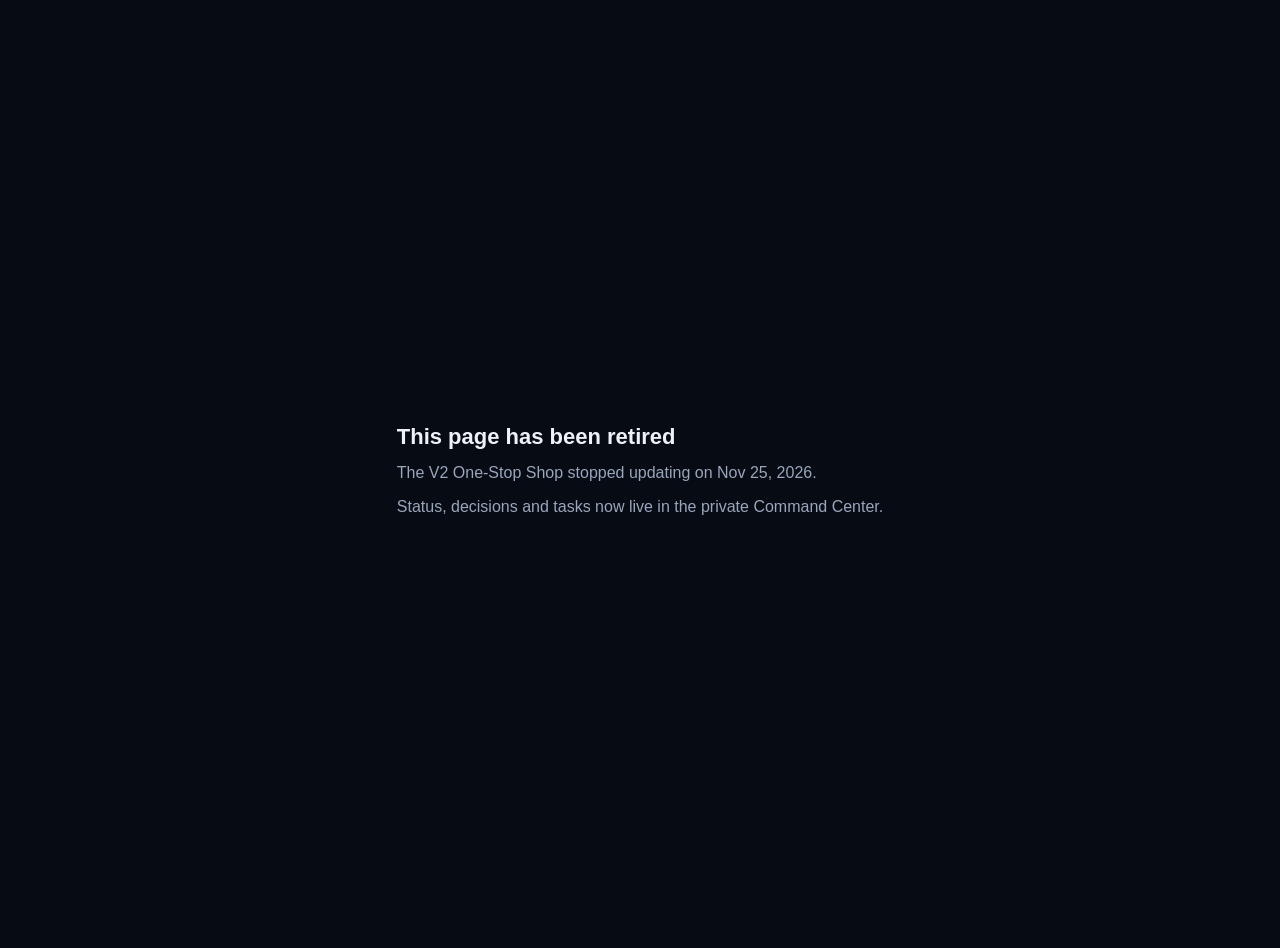
<file: index.html>
<!DOCTYPE html>
<html lang="en">
<head>
<meta charset="utf-8">
<meta name="viewport" content="width=device-width, initial-scale=1">
<meta name="robots" content="noindex">
<title>Retired</title>
<style>
body{margin:0;min-height:100vh;display:grid;place-items:center;background:#070B14;color:#EEF2F8;font:16px/1.5 -apple-system,BlinkMacSystemFont,"Segoe UI",Inter,sans-serif;padding:24px}
main{max-width:520px}
h1{font-size:22px;margin:0 0 8px}
p{color:#9AA6BC;margin:0 0 10px}
</style>
</head>
<body>
<main>
<h1>This page has been retired</h1>
<p>The V2 One-Stop Shop stopped updating on Nov 25, 2026.</p>
<p>Status, decisions and tasks now live in the private Command Center.</p>
</main>
</body>
</html>
</file>
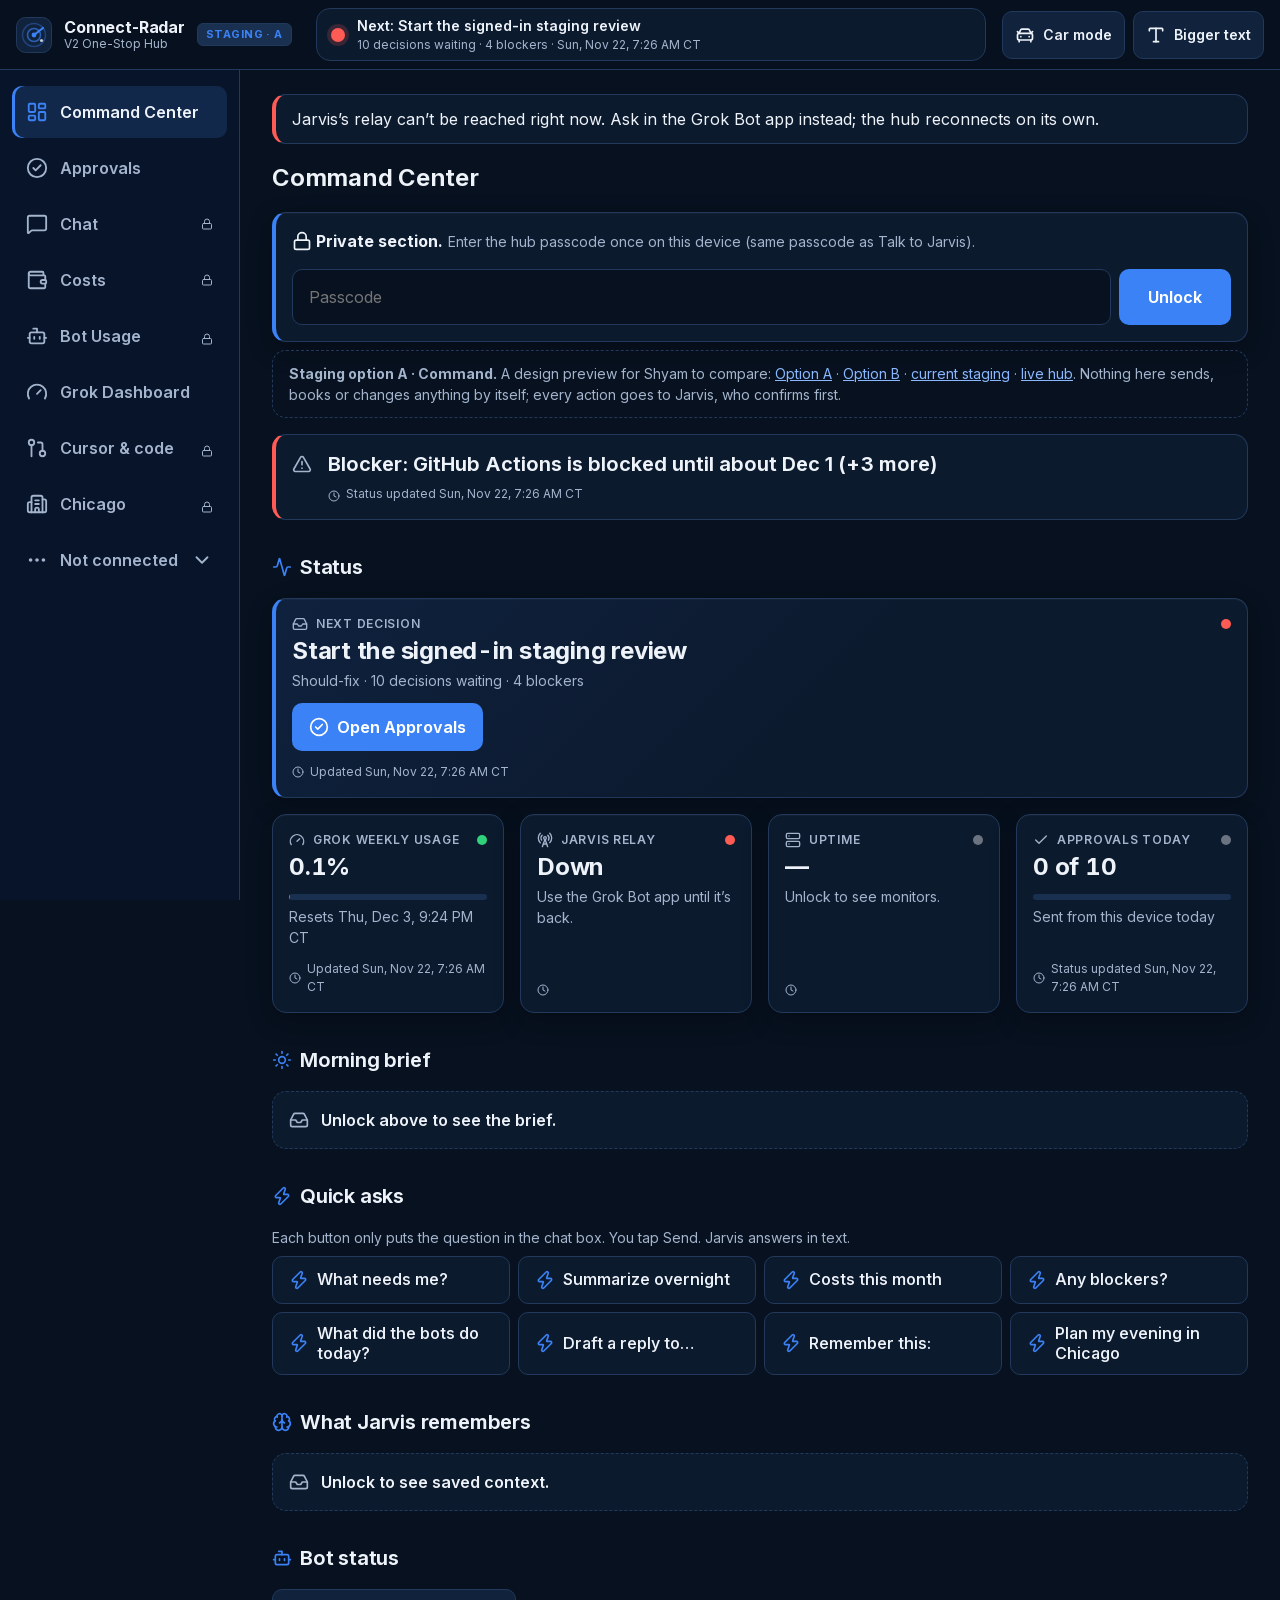
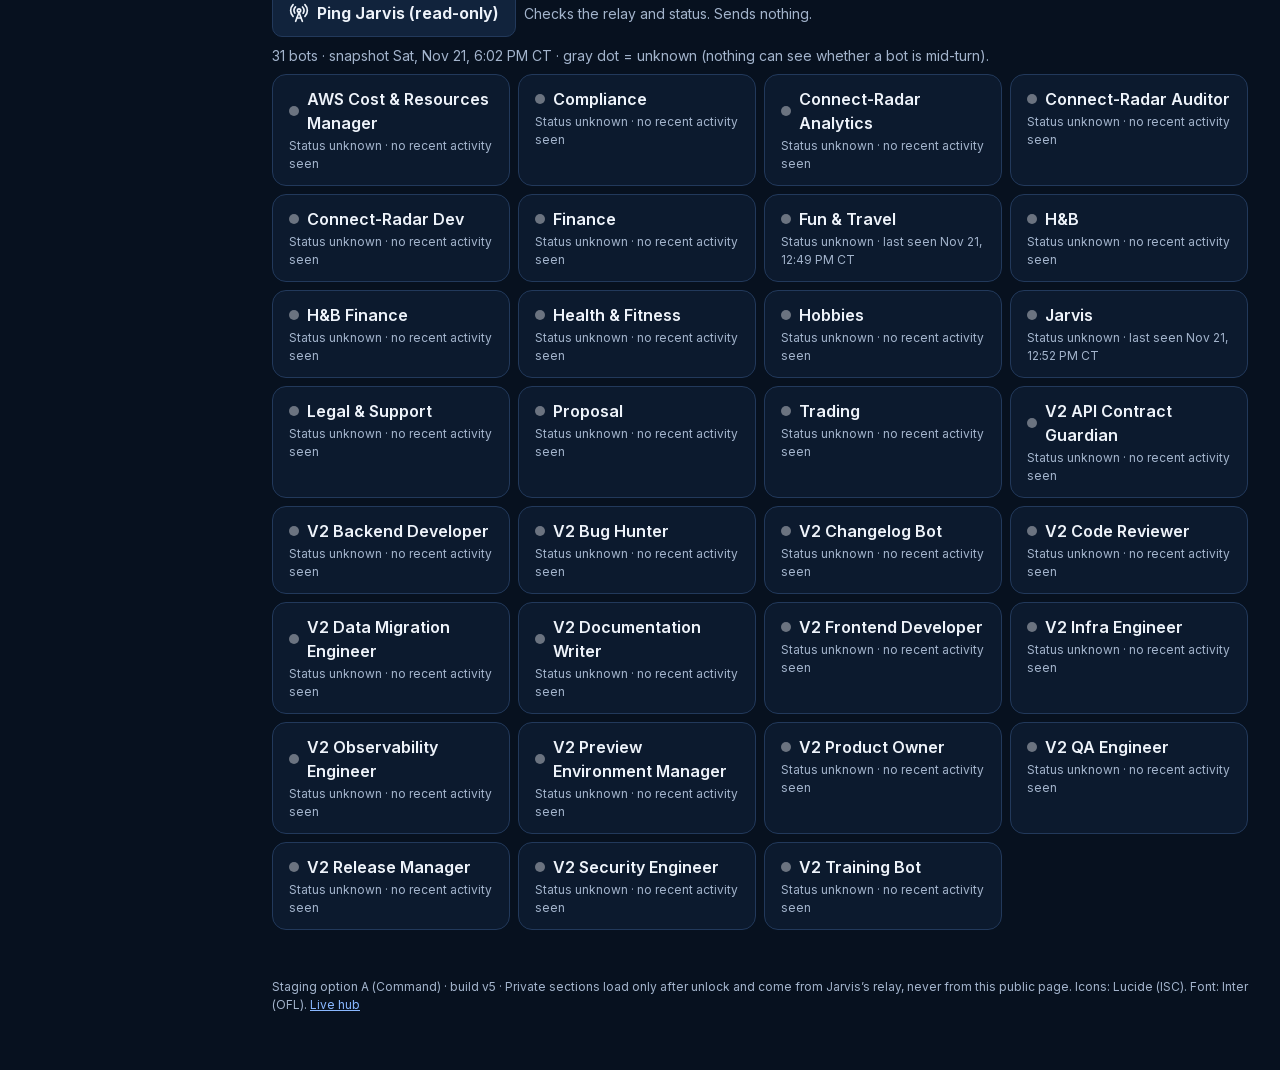
<file: staging/a/index.html>
<!DOCTYPE html>
<html lang="en" data-root="../../" data-stage="../" data-option="a">
<head>
<meta charset="UTF-8">
<meta name="viewport" content="width=device-width, initial-scale=1.0, viewport-fit=cover">
<meta name="robots" content="noindex">
<meta name="theme-color" content="#07111f">
<meta name="apple-mobile-web-app-capable" content="yes">
<meta name="apple-mobile-web-app-title" content="V2 Hub">
<link rel="manifest" href="../manifest.webmanifest">
<link rel="icon" href="../icon.svg" type="image/svg+xml">
<title>Connect-Radar Hub &#8212; Staging option A (Command)</title>
<link rel="stylesheet" href="../assets/v5/inter.css">
<link rel="stylesheet" href="../assets/v5/base.css">
<style>
:root{--bg:#07111f;--s1:#0c1a2e;--s2:#11233c;--s3:#1a3050;--line:#22395b;--tx:#eef3fa;--mu:#a3b4cc;--accent:#3b82f6;--onacc:#ffffff;--link:#8ab8ff;--hdrbg:rgba(7,17,31,.92);--navbg:#0a1628;--railbg:#08142a;--selbg:#12284a;--mebub:#1b3d70;--r:14px;--rs:10px;--shadow:0 1px 0 rgba(255,255,255,.03) inset,0 8px 24px rgba(0,0,0,.28)}.tile.hero{background:linear-gradient(135deg,rgba(59,130,246,.14),var(--s1) 55%)}
</style>
</head>
<body class="opt-a">
<svg xmlns="http://www.w3.org/2000/svg" style="display:none" aria-hidden="true"><!-- Lucide icons, ISC license: ../assets/v5/LICENSE-lucide.txt --><symbol id="i-home" viewBox="0 0 24 24"><rect width="7" height="9" x="3" y="3" rx="1"/> <rect width="7" height="5" x="14" y="3" rx="1"/> <rect width="7" height="9" x="14" y="12" rx="1"/> <rect width="7" height="5" x="3" y="16" rx="1"/></symbol><symbol id="i-today" viewBox="0 0 24 24"><path d="M8 2v3"/> <path d="M16 2v3"/> <rect x="3" y="3" width="18" height="18" rx="2"/> <path d="M3 9h18"/> <path d="M8 13h.01"/> <path d="M12 13h.01"/> <path d="M16 13h.01"/> <path d="M8 17h.01"/> <path d="M12 17h.01"/> <path d="M16 17h.01"/></symbol><symbol id="i-approvals" viewBox="0 0 24 24"><circle cx="12" cy="12" r="10"/> <path d="m16 9-5.5 5.5L8 12"/></symbol><symbol id="i-chat" viewBox="0 0 24 24"><path d="M22 17a2 2 0 0 1-2 2H6.828a2 2 0 0 0-1.414.586l-2.202 2.202A.71.71 0 0 1 2 21.286V5a2 2 0 0 1 2-2h16a2 2 0 0 1 2 2z"/></symbol><symbol id="i-costs" viewBox="0 0 24 24"><path d="M19 7V4a1 1 0 0 0-1-1H5a2 2 0 0 0 0 4h15a1 1 0 0 1 1 1v4h-3a2 2 0 0 0 0 4h3a1 1 0 0 0 1-1v-2a1 1 0 0 0-1-1"/> <path d="M3 5v14a2 2 0 0 0 2 2h15a1 1 0 0 0 1-1v-4"/></symbol><symbol id="i-bots" viewBox="0 0 24 24"><path d="M12 8V4H8"/> <rect width="16" height="12" x="4" y="8" rx="2"/> <path d="M2 14h2"/> <path d="M20 14h2"/> <path d="M15 13v2"/> <path d="M9 13v2"/></symbol><symbol id="i-grok" viewBox="0 0 24 24"><path d="m12 14 4-4"/> <path d="M3.34 19a10 10 0 1 1 17.32 0"/></symbol><symbol id="i-cursor" viewBox="0 0 24 24"><circle cx="18" cy="18" r="3"/> <circle cx="6" cy="6" r="3"/> <path d="M13 6h3a2 2 0 0 1 2 2v7"/> <line x1="6" x2="6" y1="9" y2="21"/></symbol><symbol id="i-finance" viewBox="0 0 24 24"><path d="M10 18v-7"/> <path d="M11.119 2.205a2 2 0 0 1 1.762 0l7.84 3.846A.5.5 0 0 1 20.5 7h-17a.5.5 0 0 1-.22-.949z"/> <path d="M14 18v-7"/> <path d="M18 18v-7"/> <path d="M3 22h18"/> <path d="M6 18v-7"/></symbol><symbol id="i-health" viewBox="0 0 24 24"><path d="M2 9.5a5.5 5.5 0 0 1 9.591-3.676.56.56 0 0 0 .818 0A5.49 5.49 0 0 1 22 9.5c0 2.29-1.5 4-3 5.5l-5.492 5.313a2 2 0 0 1-3 .019L5 15c-1.5-1.5-3-3.2-3-5.5"/> <path d="M3.22 13H9.5l.5-1 2 4.5 2-7 1.5 3.5h5.27"/></symbol><symbol id="i-travel" viewBox="0 0 24 24"><path d="M19 17h2c.6 0 1-.4 1-1v-3c0-.9-.7-1.7-1.5-1.9C18.7 10.6 16 10 16 10s-1.3-1.4-2.2-2.3c-.5-.4-1.1-.7-1.8-.7H5c-.6 0-1.1.4-1.4.9l-1.4 2.9A3.7 3.7 0 0 0 2 12v4c0 .6.4 1 1 1h2"/> <circle cx="7" cy="17" r="2"/> <path d="M9 17h6"/> <circle cx="17" cy="17" r="2"/></symbol><symbol id="i-chicago" viewBox="0 0 24 24"><path d="M10 12h4"/> <path d="M10 8h4"/> <path d="M14 21v-3a2 2 0 0 0-4 0v3"/> <path d="M6 10H4a2 2 0 0 0-2 2v7a2 2 0 0 0 2 2h16a2 2 0 0 0 2-2V9a2 2 0 0 0-2-2h-2"/> <path d="M6 21V5a2 2 0 0 1 2-2h8a2 2 0 0 1 2 2v16"/></symbol><symbol id="i-more" viewBox="0 0 24 24"><circle cx="12" cy="12" r="1"/> <circle cx="19" cy="12" r="1"/> <circle cx="5" cy="12" r="1"/></symbol><symbol id="i-mic" viewBox="0 0 24 24"><path d="M12 19v3"/> <path d="M19 10v2a7 7 0 0 1-14 0v-2"/> <rect x="9" y="2" width="6" height="13" rx="3"/></symbol><symbol id="i-stop" viewBox="0 0 24 24"><rect width="18" height="18" x="3" y="3" rx="2"/></symbol><symbol id="i-send" viewBox="0 0 24 24"><path d="M14.536 21.686a.5.5 0 0 0 .937-.024l6.5-19a.496.496 0 0 0-.635-.635l-19 6.5a.5.5 0 0 0-.024.937l7.93 3.18a2 2 0 0 1 1.112 1.11z"/> <path d="m21.854 2.147-10.94 10.939"/></symbol><symbol id="i-lock" viewBox="0 0 24 24"><rect width="18" height="11" x="3" y="11" rx="2" ry="2"/> <path d="M7 11V7a5 5 0 0 1 10 0v4"/></symbol><symbol id="i-bell" viewBox="0 0 24 24"><path d="M10.268 21a2 2 0 0 0 3.464 0"/> <path d="M3.262 15.326A1 1 0 0 0 4 17h16a1 1 0 0 0 .74-1.673C19.41 13.956 18 12.499 18 8A6 6 0 0 0 6 8c0 4.499-1.411 5.956-2.738 7.326"/></symbol><symbol id="i-type" viewBox="0 0 24 24"><path d="M12 4v16"/> <path d="M4 7V5a1 1 0 0 1 1-1h14a1 1 0 0 1 1 1v2"/> <path d="M9 20h6"/></symbol><symbol id="i-car" viewBox="0 0 24 24"><path d="m21 8-2 2-1.5-3.7A2 2 0 0 0 15.646 5H8.4a2 2 0 0 0-1.903 1.257L5 10 3 8"/> <path d="M7 14h.01"/> <path d="M17 14h.01"/> <rect width="18" height="8" x="3" y="10" rx="2"/> <path d="M5 18v2"/> <path d="M19 18v2"/></symbol><symbol id="i-check" viewBox="0 0 24 24"><path d="M20 6 9 17l-5-5"/></symbol><symbol id="i-x" viewBox="0 0 24 24"><path d="M18 6 6 18"/> <path d="m6 6 12 12"/></symbol><symbol id="i-pencil" viewBox="0 0 24 24"><path d="M21.174 6.812a1 1 0 0 0-3.986-3.987L3.842 16.174a2 2 0 0 0-.5.83l-1.321 4.352a.5.5 0 0 0 .623.622l4.353-1.32a2 2 0 0 0 .83-.497z"/> <path d="m15 5 4 4"/></symbol><symbol id="i-relay" viewBox="0 0 24 24"><path d="M4.9 16.1C1 12.2 1 5.8 4.9 1.9"/> <path d="M7.8 4.7a6.14 6.14 0 0 0-.8 7.5"/> <circle cx="12" cy="9" r="2"/> <path d="M16.2 4.8c2 2 2.26 5.11.8 7.47"/> <path d="M19.1 1.9a9.96 9.96 0 0 1 0 14.1"/> <path d="M9.5 18h5"/> <path d="m8 22 4-11 4 11"/></symbol><symbol id="i-server" viewBox="0 0 24 24"><rect width="20" height="8" x="2" y="2" rx="2" ry="2"/> <rect width="20" height="8" x="2" y="14" rx="2" ry="2"/> <line x1="6" x2="6.01" y1="6" y2="6"/> <line x1="6" x2="6.01" y1="18" y2="18"/></symbol><symbol id="i-brief" viewBox="0 0 24 24"><circle cx="12" cy="12" r="4"/> <path d="M12 2v2"/> <path d="M12 20v2"/> <path d="m4.93 4.93 1.41 1.41"/> <path d="m17.66 17.66 1.41 1.41"/> <path d="M2 12h2"/> <path d="M20 12h2"/> <path d="m6.34 17.66-1.41 1.41"/> <path d="m19.07 4.93-1.41 1.41"/></symbol><symbol id="i-brain" viewBox="0 0 24 24"><path d="M12 18V5"/> <path d="M15 13a4.17 4.17 0 01-3-4 4.17 4.17 0 01-3 4"/> <path d="M17.707 6.294A3 3 0 1012 5a3 3 0 10-5.707 1.294"/> <path d="M17.996 5.125a4 4 0 012.526 5.77"/> <path d="M18 18a4 4 0 002-7.465"/> <path d="M19.967 17.482a4 4 0 11-7.967.517 4 4 0 11-7.967-.517"/> <path d="M6 18a4 4 0 01-2-7.465"/> <path d="M6.004 5.125a4 4 0 00-2.526 5.77"/></symbol><symbol id="i-zap" viewBox="0 0 24 24"><path d="M15.914 4a1.5 1.5 0 00-2.474-1.561l-9 9A1.5 1.5 0 005.5 14h4.002a.5.5 0 01.471.666L8.086 20a1.5 1.5 0 002.475 1.56l9-9A1.5 1.5 0 0018.5 10h-3.997a.5.5 0 01-.472-.667z"/></symbol><symbol id="i-clock" viewBox="0 0 24 24"><circle cx="12" cy="12" r="10"/> <path d="M12 6v6l4 2"/></symbol><symbol id="i-alert" viewBox="0 0 24 24"><path d="m21.73 18-8-14a2 2 0 0 0-3.48 0l-8 14A2 2 0 0 0 4 21h16a2 2 0 0 0 1.73-3"/> <path d="M12 9v4"/> <path d="M12 17h.01"/></symbol><symbol id="i-shield" viewBox="0 0 24 24"><path d="M20 13c0 5-3.5 7.5-7.66 8.95a1 1 0 0 1-.67-.01C7.5 20.5 4 18 4 13V6a1 1 0 0 1 1-1c2 0 4.5-1.2 6.24-2.72a1.17 1.17 0 0 1 1.52 0C14.51 3.81 17 5 19 5a1 1 0 0 1 1 1z"/> <path d="m9 12 2 2 4-4"/></symbol><symbol id="i-activity" viewBox="0 0 24 24"><path d="M22 12h-2.48a2 2 0 0 0-1.93 1.46l-2.35 8.36a.25.25 0 0 1-.48 0L9.24 2.18a.25.25 0 0 0-.48 0l-2.35 8.36A2 2 0 0 1 4.49 12H2"/></symbol><symbol id="i-chev" viewBox="0 0 24 24"><path d="m6 9 6 6 6-6"/></symbol><symbol id="i-inbox" viewBox="0 0 24 24"><polyline points="22 12 16 12 14 15 10 15 8 12 2 12"/> <path d="M5.45 5.11 2 12v6a2 2 0 0 0 2 2h16a2 2 0 0 0 2-2v-6l-3.45-6.89A2 2 0 0 0 16.76 4H7.24a2 2 0 0 0-1.79 1.11z"/></symbol></svg>
<header class="hdr" id="hdr">
  <div class="hdr-in">
    <a class="brand" href="#home" aria-label="Connect-Radar hub, Command Center"><svg class="mark" viewBox="0 0 36 36" aria-hidden="true"><rect x=".5" y=".5" width="35" height="35" rx="9" style="fill:var(--s2);stroke:var(--line)"/><circle cx="18" cy="18" r="11.5" style="fill:none;stroke:var(--accent);stroke-opacity:.35;stroke-width:1.5"/><circle cx="18" cy="18" r="6.5" style="fill:none;stroke:var(--accent);stroke-opacity:.65;stroke-width:1.5"/><path d="M18 18 27 11" style="stroke:var(--accent);stroke-width:2.2;stroke-linecap:round"/><circle cx="18" cy="18" r="2.4" style="fill:var(--accent)"/><circle cx="25.5" cy="23.5" r="1.6" style="fill:var(--tx);opacity:.8"/></svg><span class="wm"><b>Connect-Radar</b><span>V2 One-Stop Hub</span></span><span class="badge stage">Staging &#183; A</span></a>
    <div id="ambient" class="hstat amb" role="status" aria-live="polite">
      <span class="amb-light" aria-hidden="true"></span>
      <div class="hstat-txt"><div class="hstat-next" id="amb-next">Loading status&#8230;</div><div class="hstat-sub" id="amb-sub"></div></div>
    </div>
    <div class="tools">
      <button type="button" class="tbtn" id="carmode" aria-pressed="false" title="Car mode: big text box, keyboard dictation"><svg class="ic" aria-hidden="true"><use href="#i-car"/></svg><span class="lbl">Car mode</span></button>
      <button type="button" class="tbtn" id="bigtext" aria-pressed="false" title="Bigger text"><svg class="ic" aria-hidden="true"><use href="#i-type"/></svg><span class="lbl">Bigger text</span></button>
      <button type="button" class="tbtn hide" id="alerts-on" title="Turn on alerts"><svg class="ic" aria-hidden="true"><use href="#i-bell"/></svg><span class="lbl">Alerts</span></button>
      <button type="button" class="tbtn hide" id="lock-btn" title="Lock this device"><svg class="ic" aria-hidden="true"><use href="#i-lock"/></svg><span class="lbl">Lock</span></button>
    </div>
  </div>
</header>
<nav class="nav" role="tablist" aria-label="Hub sections" id="tabs">
  <button class="tab" role="tab" type="button" data-tab="home" data-tier="bar"><svg class="ic" aria-hidden="true"><use href="#i-home"/></svg><span class="tl"><span class="ln">Command Center</span><span class="sn">Home</span></span></button><button class="tab" role="tab" type="button" data-tab="approvals" data-tier="bar"><svg class="ic" aria-hidden="true"><use href="#i-approvals"/></svg><span class="tl"><span class="ln">Approvals</span><span class="sn">Approvals</span></span></button><button class="tab" role="tab" type="button" data-tab="chat" data-tier="bar"><svg class="ic" aria-hidden="true"><use href="#i-chat"/></svg><span class="tl"><span class="ln">Chat</span><span class="sn">Chat</span></span><span class="lock" title="Private"><svg class="ic sm" aria-hidden="true"><use href="#i-lock"/></svg></span><span class="unread hide" id="chat-dot"></span></button><button class="tab" role="tab" type="button" data-tab="costs" data-tier="bar"><svg class="ic" aria-hidden="true"><use href="#i-costs"/></svg><span class="tl"><span class="ln">Costs</span><span class="sn">Costs</span></span><span class="lock" title="Private"><svg class="ic sm" aria-hidden="true"><use href="#i-lock"/></svg></span></button><div class="nav-head">More sections</div><button class="tab" role="tab" type="button" data-tab="bots" data-tier="rail"><svg class="ic" aria-hidden="true"><use href="#i-bots"/></svg><span class="tl"><span class="ln">Bot Usage</span><span class="sn">Bot Usage</span></span><span class="lock" title="Private"><svg class="ic sm" aria-hidden="true"><use href="#i-lock"/></svg></span></button><button class="tab" role="tab" type="button" data-tab="grok" data-tier="rail"><svg class="ic" aria-hidden="true"><use href="#i-grok"/></svg><span class="tl"><span class="ln">Grok Dashboard</span><span class="sn">Grok</span></span></button><button class="tab" role="tab" type="button" data-tab="cursor" data-tier="rail"><svg class="ic" aria-hidden="true"><use href="#i-cursor"/></svg><span class="tl"><span class="ln">Cursor &#38; code</span><span class="sn">Cursor</span></span><span class="lock" title="Private"><svg class="ic sm" aria-hidden="true"><use href="#i-lock"/></svg></span></button><button class="tab" role="tab" type="button" data-tab="chicago" data-tier="rail"><svg class="ic" aria-hidden="true"><use href="#i-chicago"/></svg><span class="tl"><span class="ln">Chicago</span><span class="sn">Chicago</span></span><span class="lock" title="Private"><svg class="ic sm" aria-hidden="true"><use href="#i-lock"/></svg></span></button><button class="tab" type="button" id="more-btn" data-tier="bar" aria-expanded="false" aria-controls="tabs"><svg class="ic" aria-hidden="true"><use href="#i-more"/></svg><span class="tl"><span class="ln">Not connected</span><span class="sn">More</span></span><svg class="ic sm chev" aria-hidden="true"><use href="#i-chev"/></svg></button><div class="nav-head">Not connected yet</div><button class="tab" role="tab" type="button" data-tab="today" data-tier="more"><svg class="ic" aria-hidden="true"><use href="#i-today"/></svg><span class="tl"><span class="ln">Today</span><span class="sn">Today</span></span><span class="lock" title="Private"><svg class="ic sm" aria-hidden="true"><use href="#i-lock"/></svg></span></button><button class="tab" role="tab" type="button" data-tab="finance" data-tier="more"><svg class="ic" aria-hidden="true"><use href="#i-finance"/></svg><span class="tl"><span class="ln">Finance</span><span class="sn">Finance</span></span><span class="lock" title="Private"><svg class="ic sm" aria-hidden="true"><use href="#i-lock"/></svg></span></button><button class="tab" role="tab" type="button" data-tab="health" data-tier="more"><svg class="ic" aria-hidden="true"><use href="#i-health"/></svg><span class="tl"><span class="ln">Health</span><span class="sn">Health</span></span><span class="lock" title="Private"><svg class="ic sm" aria-hidden="true"><use href="#i-lock"/></svg></span></button><button class="tab" role="tab" type="button" data-tab="travel" data-tier="more"><svg class="ic" aria-hidden="true"><use href="#i-travel"/></svg><span class="tl"><span class="ln">Tesla &#38; Travel</span><span class="sn">Travel</span></span><span class="lock" title="Private"><svg class="ic sm" aria-hidden="true"><use href="#i-lock"/></svg></span></button>
</nav>
<main class="main" id="main">

<div id="alertbar" class="alertbar hide" role="alert">
  <span class="badge should-fix" id="alert-kind">New</span><span class="txt" id="alert-text"></span>
  <button type="button" class="btn small" id="alert-open">Open chat</button>
  <button type="button" class="btn small ghost" id="alert-dismiss">Dismiss</button>
</div>
<div id="offline" class="offline hide">Jarvis&#8217;s relay can&#8217;t be reached right now. Ask in the Grok Bot app instead; the hub reconnects on its own.</div>

<div id="lockcard" class="card lockcard hide">
  <strong><svg class="ic" aria-hidden="true"><use href="#i-lock"/></svg> Private section.</strong> <span class="muted">Enter the hub passcode once on this device (same passcode as Talk to Jarvis).</span>
  <div class="jv-row">
    <input id="pass" class="jv-input" type="password" autocomplete="current-password" placeholder="Passcode" aria-label="Passcode">
    <button type="button" class="btn jv-big" id="unlock">Unlock</button>
  </div>
  <div class="muted" id="lock-status" aria-live="polite"></div>
</div>

<section class="panel" id="p-home" role="tabpanel" hidden data-gated="partial">
  <h2>Command Center</h2>
  <div class="stage-note"><strong>Staging option A &#183; Command.</strong> A design preview for Shyam to compare: <a href="../a/">Option A</a> &#183; <a href="../b/">Option B</a> &#183; <a href="../">current staging</a> &#183; <a href="../../">live hub</a>. Nothing here sends, books or changes anything by itself; every action goes to Jarvis, who confirms first.</div>
  <div class="headline" id="headline"><svg class="ic" aria-hidden="true"><use href="#i-alert"/></svg><div style="flex:1;min-width:0"><div class="headline-t" id="amb-headline"><span class="skel skel-l w2"></span></div><div class="upd" id="amb-updated"><svg class="ic" aria-hidden="true"><use href="#i-clock"/></svg><span></span></div></div></div>
  <h2><svg class="ic" aria-hidden="true"><use href="#i-activity"/></svg>Status</h2>
  <div class="tiles">
    <div class="tile hero" id="t-next">
      <div class="label"><svg class="ic" aria-hidden="true"><use href="#i-inbox"/></svg>Next decision<span class="dot gray" id="t-next-dot"></span></div>
      <div class="value" id="t-next-title"><span class="skel skel-v"></span></div>
      <div class="sub" id="t-next-sub"></div>
      <div><button type="button" class="btn" id="t-next-go"><svg class="ic" aria-hidden="true"><use href="#i-approvals"/></svg>Open Approvals</button></div>
      <div class="upd" id="t-next-upd"><svg class="ic" aria-hidden="true"><use href="#i-clock"/></svg><span></span></div>
    </div>
    <div class="tile" id="t-grok">
      <div class="label"><svg class="ic" aria-hidden="true"><use href="#i-grok"/></svg>Grok weekly usage<span class="dot gray" id="t-grok-dot"></span></div>
      <div class="value" id="t-grok-val"><span class="skel skel-v"></span></div>
      <div class="progress" aria-hidden="true"><span id="t-grok-bar"></span></div>
      <div class="sub" id="t-grok-sub"></div>
      <div class="upd" id="t-grok-upd"><svg class="ic" aria-hidden="true"><use href="#i-clock"/></svg><span></span></div>
    </div>
    <div class="tile" id="t-relay">
      <div class="label"><svg class="ic" aria-hidden="true"><use href="#i-relay"/></svg>Jarvis relay<span class="dot gray" id="t-relay-dot"></span></div>
      <div class="value" id="t-relay-val"><span class="skel skel-v"></span></div>
      <div class="sub" id="t-relay-sub"></div>
      <div class="upd" id="t-relay-upd"><svg class="ic" aria-hidden="true"><use href="#i-clock"/></svg><span></span></div>
    </div>
    <div class="tile" id="t-uptime">
      <div class="label"><svg class="ic" aria-hidden="true"><use href="#i-server"/></svg>Uptime<span class="dot gray" id="t-up-dot"></span></div>
      <div class="value" id="t-up-val">&#8212;</div>
      <div class="sub" id="t-up-sub">Unlock to see monitors.</div>
      <div class="mons" id="t-up-list"></div>
      <div class="upd" id="t-up-upd"><svg class="ic" aria-hidden="true"><use href="#i-clock"/></svg><span></span></div>
    </div>
    <div class="tile" id="t-appr">
      <div class="label"><svg class="ic" aria-hidden="true"><use href="#i-check"/></svg>Approvals today<span class="dot gray" id="t-appr-dot"></span></div>
      <div class="value" id="t-appr-val"><span class="skel skel-v"></span></div>
      <div class="progress" aria-hidden="true"><span id="t-appr-bar"></span></div>
      <div class="sub" id="t-appr-sub">Sent from this device today</div>
      <div class="upd" id="t-appr-upd"><svg class="ic" aria-hidden="true"><use href="#i-clock"/></svg><span></span></div>
    </div>
  </div>
  <h2><svg class="ic" aria-hidden="true"><use href="#i-brief"/></svg>Morning brief</h2>
  <div id="digest"><div class="card"><span class="skel skel-l"></span><span class="skel skel-l w2"></span><span class="skel skel-l w3"></span></div></div>
  <h2><svg class="ic" aria-hidden="true"><use href="#i-zap"/></svg>Quick asks</h2>
  <p class="muted">Each button only puts the question in the chat box. You tap Send. Jarvis answers in text.</p>
  <div class="qgrid" id="quick"></div>
  <h2><svg class="ic" aria-hidden="true"><use href="#i-brain"/></svg>What Jarvis remembers</h2>
  <div id="ctx"><div class="card"><span class="skel skel-l"></span><span class="skel skel-l w2"></span><span class="skel skel-l w3"></span></div></div>
  <h2 id="bots"><svg class="ic" aria-hidden="true"><use href="#i-bots"/></svg>Bot status</h2>
  <div class="row"><button type="button" class="btn ghost" id="ping-btn"><svg class="ic" aria-hidden="true"><use href="#i-relay"/></svg>Ping Jarvis (read-only)</button><span class="muted" id="ping-out" aria-live="polite">Checks the relay and status. Sends nothing.</span></div>
  <p class="muted" id="bots-asof"></p>
  <div class="botgrid" id="bots-grid"><span class="skel"></span><span class="skel"></span><span class="skel"></span></div>
</section>

<section class="panel" id="p-today" role="tabpanel" hidden data-gated="1"><h2>Today</h2><div id="today"></div></section>

<section class="panel" id="p-approvals" role="tabpanel" hidden data-gated="partial">
  <h2>Approvals</h2>
  <div class="confirm-note"><svg class="ic" aria-hidden="true"><use href="#i-shield"/></svg><div><strong>Jarvis confirms before anything changes.</strong> Yes or No goes to Jarvis in chat. Jarvis repeats it back, and only after you confirm does anything get written to GitHub or Notion. Order: Breaking, then Should-fix, then Nice-to-have.</div></div>
  <div class="appr-progress"><div class="row"><span id="appr-done-label">0 of 0 sent today</span><span class="spacer"></span><span class="muted">from this device</span></div><div class="progress" aria-hidden="true"><span id="appr-done-bar"></span></div></div>
  <div id="appr-list"><span class="skel skel-card"></span><span class="skel skel-card"></span><span class="skel skel-card"></span></div>
  <div class="batch hide" id="batch">
    <span id="batch-count">0 selected</span><span class="spacer"></span>
    <button type="button" class="btn approve jv-big" id="batch-yes">Yes to selected</button>
    <button type="button" class="btn defer jv-big" id="batch-no">No to selected</button>
    <button type="button" class="btn ghost jv-big" id="batch-clear">Clear</button>
  </div>
</section>

<section class="panel" id="p-chat" role="tabpanel" hidden data-gated="1">
  <h2>Talk to Jarvis</h2>
  <div id="notices"></div>
  <div class="card chatcard">
    <div class="jv-log" id="log" aria-live="polite"></div>
    <div class="micbar hide" id="micbar">
      <button type="button" class="mic-btn" id="mic" aria-label="Start talking"><svg class="ic" aria-hidden="true"><use href="#i-mic"/></svg></button>
      <div class="mic-info">
        <div class="mic-state"><span id="mic-state">Tap the mic and talk</span><span class="levels" aria-hidden="true"><i></i><i></i><i></i><i></i><i></i></span></div>
        <div class="mic-time" id="mic-time">Keeps listening through pauses &#183; stops by itself at 2:00</div>
        <div class="progress" aria-hidden="true"><span id="mic-prog"></span></div>
      </div>
      <button type="button" class="btn mic-stop hide" id="mic-stop"><svg class="ic" aria-hidden="true"><use href="#i-stop"/></svg>Stop</button>
    </div>
    <div class="composer">
      <textarea id="text" class="jv-input" rows="2" maxlength="2000" placeholder="Ask Jarvis&#8230;" aria-label="Message to Jarvis"></textarea>
      <button type="button" class="btn jv-big" id="send"><svg class="ic" aria-hidden="true"><use href="#i-send"/></svg>Send</button>
    </div>
    <div class="muted" id="chat-status" aria-live="polite"></div>
    <div class="hint hide" id="mic-hint"><svg class="ic" aria-hidden="true"><use href="#i-mic"/></svg><span id="mic-hint-t">Tap the keyboard mic to dictate, then tap Send.</span></div>
    <div class="chips" id="chat-chips"></div>
  </div>
</section>

<section class="panel" id="p-costs" role="tabpanel" hidden data-gated="1"><h2>Costs</h2><div id="costs"></div></section>
<section class="panel" id="p-bots" role="tabpanel" hidden data-gated="1"><h2>Bot Usage</h2><div id="usage"></div></section>
<section class="panel" id="p-grok" role="tabpanel" hidden data-gated="partial">
  <h2>Grok Dashboard</h2>
  <div class="grid">
    <div class="box"><div class="muted"><svg class="ic" aria-hidden="true"><use href="#i-relay"/></svg>Relay</div><div class="big-num" id="g-relay">&#8230;</div><div class="muted" id="g-relay-sub"></div></div>
    <div class="box"><div class="muted"><svg class="ic" aria-hidden="true"><use href="#i-grok"/></svg>Weekly usage</div><div class="big-num" id="g-week">&#8230;</div><div class="progress" aria-hidden="true"><span id="g-week-bar"></span></div><div class="muted" id="g-week-sub"></div></div>
  </div>
  <div id="grok"></div>
</section>
<section class="panel" id="p-cursor" role="tabpanel" hidden data-gated="1"><h2>Cursor &#38; code</h2><div id="cursor"></div></section>
<section class="panel" id="p-finance" role="tabpanel" hidden data-gated="1"><h2>Finance</h2><div id="finance"></div></section>
<section class="panel" id="p-health" role="tabpanel" hidden data-gated="1"><h2>Health</h2><div id="health"></div></section>
<section class="panel" id="p-travel" role="tabpanel" hidden data-gated="1"><h2>Tesla &#38; Travel</h2><div id="travel"></div></section>
<section class="panel" id="p-chicago" role="tabpanel" hidden data-gated="1"><h2>Chicago</h2><div id="chicago"></div></section>

<p class="muted footer">Staging option A (Command) &#183; build v5 &#183; Private sections load only after unlock and come from Jarvis&#8217;s relay, never from this public page. Icons: Lucide (ISC). Font: Inter (OFL). <a href="../../">Live hub</a></p>
</main>
<script src="../assets/v5/hub.js"></script>
</body>
</html>
</file>
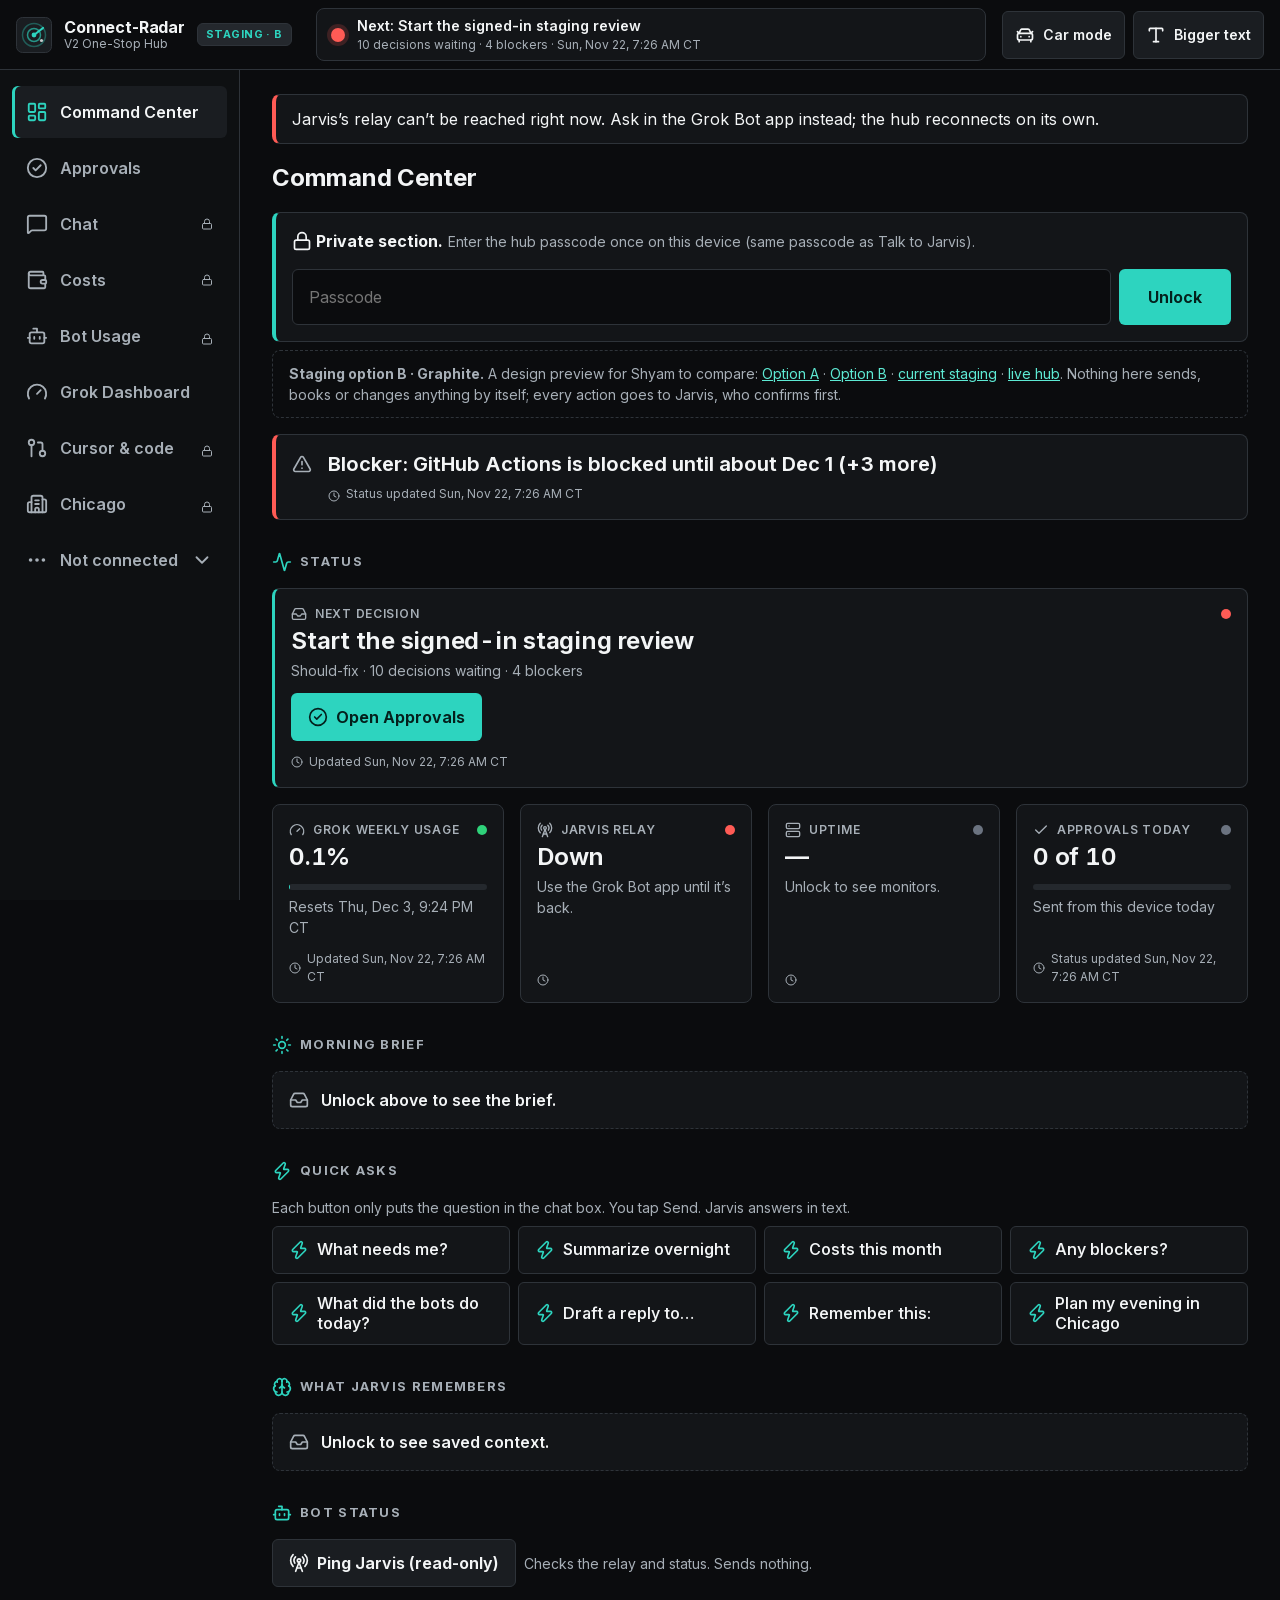
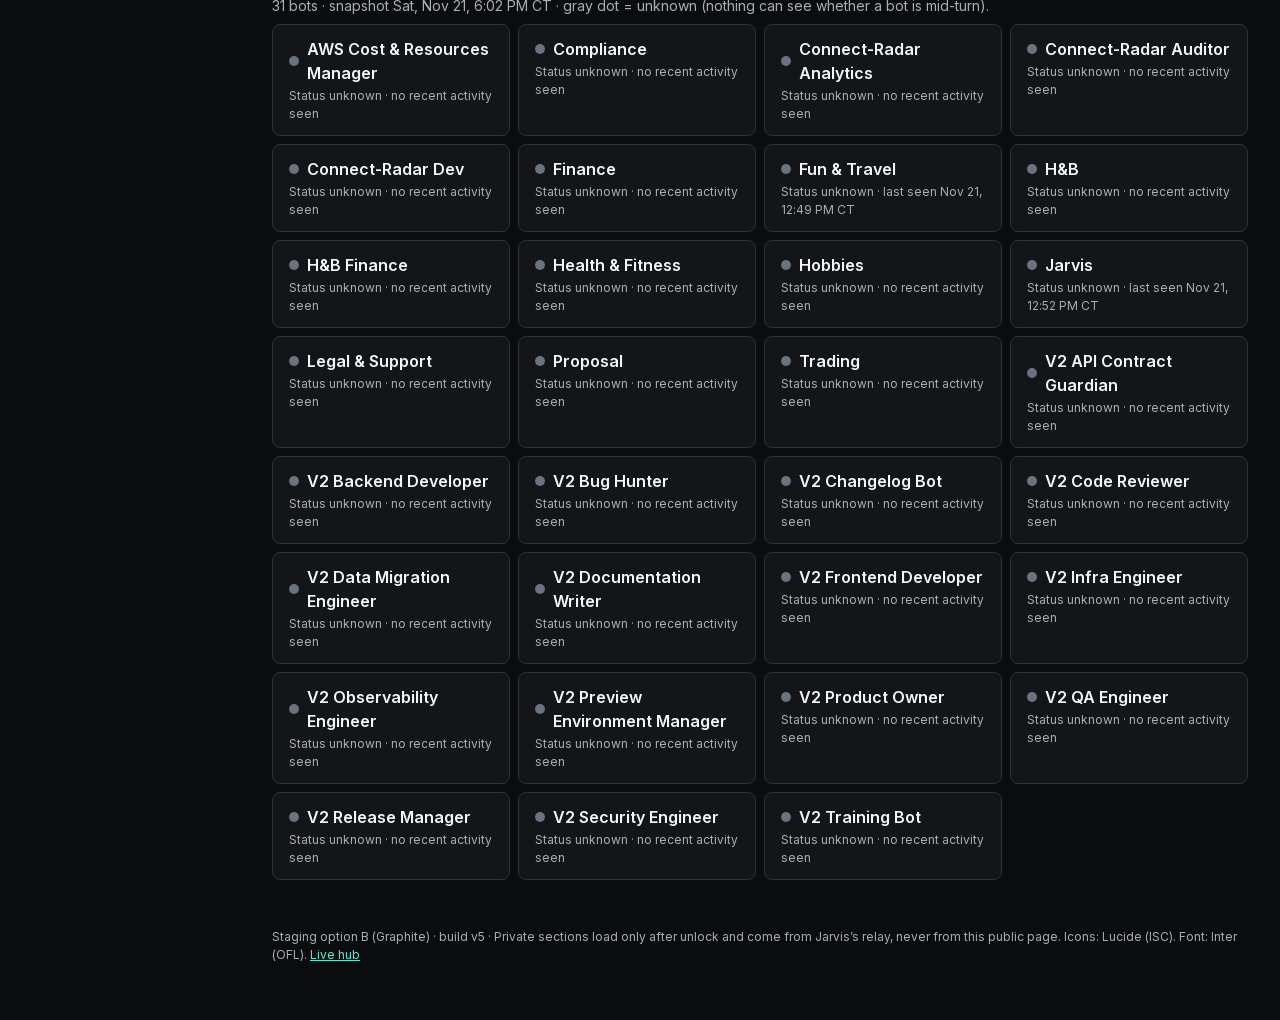
<file: staging/b/index.html>
<!DOCTYPE html>
<html lang="en" data-root="../../" data-stage="../" data-option="b">
<head>
<meta charset="UTF-8">
<meta name="viewport" content="width=device-width, initial-scale=1.0, viewport-fit=cover">
<meta name="robots" content="noindex">
<meta name="theme-color" content="#0b0c0e">
<meta name="apple-mobile-web-app-capable" content="yes">
<meta name="apple-mobile-web-app-title" content="V2 Hub">
<link rel="manifest" href="../manifest.webmanifest">
<link rel="icon" href="../icon.svg" type="image/svg+xml">
<title>Connect-Radar Hub &#8212; Staging option B (Graphite)</title>
<link rel="stylesheet" href="../assets/v5/inter.css">
<link rel="stylesheet" href="../assets/v5/base.css">
<style>
:root{--bg:#0b0c0e;--s1:#131518;--s2:#1a1d21;--s3:#24282d;--line:#2e3339;--tx:#f3f5f6;--mu:#a7afb7;--accent:#2dd4bf;--onacc:#04201c;--link:#5eead4;--hdrbg:#0b0c0e;--navbg:#101214;--railbg:#0e1012;--selbg:#1a1d21;--mebub:#163a36;--r:8px;--rs:6px;--shadow:none}h2{font-size:.8125rem;text-transform:uppercase;letter-spacing:.1em;color:var(--mu);font-weight:700}.panel>h2:first-child{font-size:1.5rem;text-transform:none;letter-spacing:-.01em;color:var(--tx)}.tile .value,.big-num{font-weight:650}.tile.hero{border-left-width:3px}.mark rect{rx:6px}
</style>
</head>
<body class="opt-b">
<svg xmlns="http://www.w3.org/2000/svg" style="display:none" aria-hidden="true"><!-- Lucide icons, ISC license: ../assets/v5/LICENSE-lucide.txt --><symbol id="i-home" viewBox="0 0 24 24"><rect width="7" height="9" x="3" y="3" rx="1"/> <rect width="7" height="5" x="14" y="3" rx="1"/> <rect width="7" height="9" x="14" y="12" rx="1"/> <rect width="7" height="5" x="3" y="16" rx="1"/></symbol><symbol id="i-today" viewBox="0 0 24 24"><path d="M8 2v3"/> <path d="M16 2v3"/> <rect x="3" y="3" width="18" height="18" rx="2"/> <path d="M3 9h18"/> <path d="M8 13h.01"/> <path d="M12 13h.01"/> <path d="M16 13h.01"/> <path d="M8 17h.01"/> <path d="M12 17h.01"/> <path d="M16 17h.01"/></symbol><symbol id="i-approvals" viewBox="0 0 24 24"><circle cx="12" cy="12" r="10"/> <path d="m16 9-5.5 5.5L8 12"/></symbol><symbol id="i-chat" viewBox="0 0 24 24"><path d="M22 17a2 2 0 0 1-2 2H6.828a2 2 0 0 0-1.414.586l-2.202 2.202A.71.71 0 0 1 2 21.286V5a2 2 0 0 1 2-2h16a2 2 0 0 1 2 2z"/></symbol><symbol id="i-costs" viewBox="0 0 24 24"><path d="M19 7V4a1 1 0 0 0-1-1H5a2 2 0 0 0 0 4h15a1 1 0 0 1 1 1v4h-3a2 2 0 0 0 0 4h3a1 1 0 0 0 1-1v-2a1 1 0 0 0-1-1"/> <path d="M3 5v14a2 2 0 0 0 2 2h15a1 1 0 0 0 1-1v-4"/></symbol><symbol id="i-bots" viewBox="0 0 24 24"><path d="M12 8V4H8"/> <rect width="16" height="12" x="4" y="8" rx="2"/> <path d="M2 14h2"/> <path d="M20 14h2"/> <path d="M15 13v2"/> <path d="M9 13v2"/></symbol><symbol id="i-grok" viewBox="0 0 24 24"><path d="m12 14 4-4"/> <path d="M3.34 19a10 10 0 1 1 17.32 0"/></symbol><symbol id="i-cursor" viewBox="0 0 24 24"><circle cx="18" cy="18" r="3"/> <circle cx="6" cy="6" r="3"/> <path d="M13 6h3a2 2 0 0 1 2 2v7"/> <line x1="6" x2="6" y1="9" y2="21"/></symbol><symbol id="i-finance" viewBox="0 0 24 24"><path d="M10 18v-7"/> <path d="M11.119 2.205a2 2 0 0 1 1.762 0l7.84 3.846A.5.5 0 0 1 20.5 7h-17a.5.5 0 0 1-.22-.949z"/> <path d="M14 18v-7"/> <path d="M18 18v-7"/> <path d="M3 22h18"/> <path d="M6 18v-7"/></symbol><symbol id="i-health" viewBox="0 0 24 24"><path d="M2 9.5a5.5 5.5 0 0 1 9.591-3.676.56.56 0 0 0 .818 0A5.49 5.49 0 0 1 22 9.5c0 2.29-1.5 4-3 5.5l-5.492 5.313a2 2 0 0 1-3 .019L5 15c-1.5-1.5-3-3.2-3-5.5"/> <path d="M3.22 13H9.5l.5-1 2 4.5 2-7 1.5 3.5h5.27"/></symbol><symbol id="i-travel" viewBox="0 0 24 24"><path d="M19 17h2c.6 0 1-.4 1-1v-3c0-.9-.7-1.7-1.5-1.9C18.7 10.6 16 10 16 10s-1.3-1.4-2.2-2.3c-.5-.4-1.1-.7-1.8-.7H5c-.6 0-1.1.4-1.4.9l-1.4 2.9A3.7 3.7 0 0 0 2 12v4c0 .6.4 1 1 1h2"/> <circle cx="7" cy="17" r="2"/> <path d="M9 17h6"/> <circle cx="17" cy="17" r="2"/></symbol><symbol id="i-chicago" viewBox="0 0 24 24"><path d="M10 12h4"/> <path d="M10 8h4"/> <path d="M14 21v-3a2 2 0 0 0-4 0v3"/> <path d="M6 10H4a2 2 0 0 0-2 2v7a2 2 0 0 0 2 2h16a2 2 0 0 0 2-2V9a2 2 0 0 0-2-2h-2"/> <path d="M6 21V5a2 2 0 0 1 2-2h8a2 2 0 0 1 2 2v16"/></symbol><symbol id="i-more" viewBox="0 0 24 24"><circle cx="12" cy="12" r="1"/> <circle cx="19" cy="12" r="1"/> <circle cx="5" cy="12" r="1"/></symbol><symbol id="i-mic" viewBox="0 0 24 24"><path d="M12 19v3"/> <path d="M19 10v2a7 7 0 0 1-14 0v-2"/> <rect x="9" y="2" width="6" height="13" rx="3"/></symbol><symbol id="i-stop" viewBox="0 0 24 24"><rect width="18" height="18" x="3" y="3" rx="2"/></symbol><symbol id="i-send" viewBox="0 0 24 24"><path d="M14.536 21.686a.5.5 0 0 0 .937-.024l6.5-19a.496.496 0 0 0-.635-.635l-19 6.5a.5.5 0 0 0-.024.937l7.93 3.18a2 2 0 0 1 1.112 1.11z"/> <path d="m21.854 2.147-10.94 10.939"/></symbol><symbol id="i-lock" viewBox="0 0 24 24"><rect width="18" height="11" x="3" y="11" rx="2" ry="2"/> <path d="M7 11V7a5 5 0 0 1 10 0v4"/></symbol><symbol id="i-bell" viewBox="0 0 24 24"><path d="M10.268 21a2 2 0 0 0 3.464 0"/> <path d="M3.262 15.326A1 1 0 0 0 4 17h16a1 1 0 0 0 .74-1.673C19.41 13.956 18 12.499 18 8A6 6 0 0 0 6 8c0 4.499-1.411 5.956-2.738 7.326"/></symbol><symbol id="i-type" viewBox="0 0 24 24"><path d="M12 4v16"/> <path d="M4 7V5a1 1 0 0 1 1-1h14a1 1 0 0 1 1 1v2"/> <path d="M9 20h6"/></symbol><symbol id="i-car" viewBox="0 0 24 24"><path d="m21 8-2 2-1.5-3.7A2 2 0 0 0 15.646 5H8.4a2 2 0 0 0-1.903 1.257L5 10 3 8"/> <path d="M7 14h.01"/> <path d="M17 14h.01"/> <rect width="18" height="8" x="3" y="10" rx="2"/> <path d="M5 18v2"/> <path d="M19 18v2"/></symbol><symbol id="i-check" viewBox="0 0 24 24"><path d="M20 6 9 17l-5-5"/></symbol><symbol id="i-x" viewBox="0 0 24 24"><path d="M18 6 6 18"/> <path d="m6 6 12 12"/></symbol><symbol id="i-pencil" viewBox="0 0 24 24"><path d="M21.174 6.812a1 1 0 0 0-3.986-3.987L3.842 16.174a2 2 0 0 0-.5.83l-1.321 4.352a.5.5 0 0 0 .623.622l4.353-1.32a2 2 0 0 0 .83-.497z"/> <path d="m15 5 4 4"/></symbol><symbol id="i-relay" viewBox="0 0 24 24"><path d="M4.9 16.1C1 12.2 1 5.8 4.9 1.9"/> <path d="M7.8 4.7a6.14 6.14 0 0 0-.8 7.5"/> <circle cx="12" cy="9" r="2"/> <path d="M16.2 4.8c2 2 2.26 5.11.8 7.47"/> <path d="M19.1 1.9a9.96 9.96 0 0 1 0 14.1"/> <path d="M9.5 18h5"/> <path d="m8 22 4-11 4 11"/></symbol><symbol id="i-server" viewBox="0 0 24 24"><rect width="20" height="8" x="2" y="2" rx="2" ry="2"/> <rect width="20" height="8" x="2" y="14" rx="2" ry="2"/> <line x1="6" x2="6.01" y1="6" y2="6"/> <line x1="6" x2="6.01" y1="18" y2="18"/></symbol><symbol id="i-brief" viewBox="0 0 24 24"><circle cx="12" cy="12" r="4"/> <path d="M12 2v2"/> <path d="M12 20v2"/> <path d="m4.93 4.93 1.41 1.41"/> <path d="m17.66 17.66 1.41 1.41"/> <path d="M2 12h2"/> <path d="M20 12h2"/> <path d="m6.34 17.66-1.41 1.41"/> <path d="m19.07 4.93-1.41 1.41"/></symbol><symbol id="i-brain" viewBox="0 0 24 24"><path d="M12 18V5"/> <path d="M15 13a4.17 4.17 0 01-3-4 4.17 4.17 0 01-3 4"/> <path d="M17.707 6.294A3 3 0 1012 5a3 3 0 10-5.707 1.294"/> <path d="M17.996 5.125a4 4 0 012.526 5.77"/> <path d="M18 18a4 4 0 002-7.465"/> <path d="M19.967 17.482a4 4 0 11-7.967.517 4 4 0 11-7.967-.517"/> <path d="M6 18a4 4 0 01-2-7.465"/> <path d="M6.004 5.125a4 4 0 00-2.526 5.77"/></symbol><symbol id="i-zap" viewBox="0 0 24 24"><path d="M15.914 4a1.5 1.5 0 00-2.474-1.561l-9 9A1.5 1.5 0 005.5 14h4.002a.5.5 0 01.471.666L8.086 20a1.5 1.5 0 002.475 1.56l9-9A1.5 1.5 0 0018.5 10h-3.997a.5.5 0 01-.472-.667z"/></symbol><symbol id="i-clock" viewBox="0 0 24 24"><circle cx="12" cy="12" r="10"/> <path d="M12 6v6l4 2"/></symbol><symbol id="i-alert" viewBox="0 0 24 24"><path d="m21.73 18-8-14a2 2 0 0 0-3.48 0l-8 14A2 2 0 0 0 4 21h16a2 2 0 0 0 1.73-3"/> <path d="M12 9v4"/> <path d="M12 17h.01"/></symbol><symbol id="i-shield" viewBox="0 0 24 24"><path d="M20 13c0 5-3.5 7.5-7.66 8.95a1 1 0 0 1-.67-.01C7.5 20.5 4 18 4 13V6a1 1 0 0 1 1-1c2 0 4.5-1.2 6.24-2.72a1.17 1.17 0 0 1 1.52 0C14.51 3.81 17 5 19 5a1 1 0 0 1 1 1z"/> <path d="m9 12 2 2 4-4"/></symbol><symbol id="i-activity" viewBox="0 0 24 24"><path d="M22 12h-2.48a2 2 0 0 0-1.93 1.46l-2.35 8.36a.25.25 0 0 1-.48 0L9.24 2.18a.25.25 0 0 0-.48 0l-2.35 8.36A2 2 0 0 1 4.49 12H2"/></symbol><symbol id="i-chev" viewBox="0 0 24 24"><path d="m6 9 6 6 6-6"/></symbol><symbol id="i-inbox" viewBox="0 0 24 24"><polyline points="22 12 16 12 14 15 10 15 8 12 2 12"/> <path d="M5.45 5.11 2 12v6a2 2 0 0 0 2 2h16a2 2 0 0 0 2-2v-6l-3.45-6.89A2 2 0 0 0 16.76 4H7.24a2 2 0 0 0-1.79 1.11z"/></symbol></svg>
<header class="hdr" id="hdr">
  <div class="hdr-in">
    <a class="brand" href="#home" aria-label="Connect-Radar hub, Command Center"><svg class="mark" viewBox="0 0 36 36" aria-hidden="true"><rect x=".5" y=".5" width="35" height="35" rx="9" style="fill:var(--s2);stroke:var(--line)"/><circle cx="18" cy="18" r="11.5" style="fill:none;stroke:var(--accent);stroke-opacity:.35;stroke-width:1.5"/><circle cx="18" cy="18" r="6.5" style="fill:none;stroke:var(--accent);stroke-opacity:.65;stroke-width:1.5"/><path d="M18 18 27 11" style="stroke:var(--accent);stroke-width:2.2;stroke-linecap:round"/><circle cx="18" cy="18" r="2.4" style="fill:var(--accent)"/><circle cx="25.5" cy="23.5" r="1.6" style="fill:var(--tx);opacity:.8"/></svg><span class="wm"><b>Connect-Radar</b><span>V2 One-Stop Hub</span></span><span class="badge stage">Staging &#183; B</span></a>
    <div id="ambient" class="hstat amb" role="status" aria-live="polite">
      <span class="amb-light" aria-hidden="true"></span>
      <div class="hstat-txt"><div class="hstat-next" id="amb-next">Loading status&#8230;</div><div class="hstat-sub" id="amb-sub"></div></div>
    </div>
    <div class="tools">
      <button type="button" class="tbtn" id="carmode" aria-pressed="false" title="Car mode: big text box, keyboard dictation"><svg class="ic" aria-hidden="true"><use href="#i-car"/></svg><span class="lbl">Car mode</span></button>
      <button type="button" class="tbtn" id="bigtext" aria-pressed="false" title="Bigger text"><svg class="ic" aria-hidden="true"><use href="#i-type"/></svg><span class="lbl">Bigger text</span></button>
      <button type="button" class="tbtn hide" id="alerts-on" title="Turn on alerts"><svg class="ic" aria-hidden="true"><use href="#i-bell"/></svg><span class="lbl">Alerts</span></button>
      <button type="button" class="tbtn hide" id="lock-btn" title="Lock this device"><svg class="ic" aria-hidden="true"><use href="#i-lock"/></svg><span class="lbl">Lock</span></button>
    </div>
  </div>
</header>
<nav class="nav" role="tablist" aria-label="Hub sections" id="tabs">
  <button class="tab" role="tab" type="button" data-tab="home" data-tier="bar"><svg class="ic" aria-hidden="true"><use href="#i-home"/></svg><span class="tl"><span class="ln">Command Center</span><span class="sn">Home</span></span></button><button class="tab" role="tab" type="button" data-tab="approvals" data-tier="bar"><svg class="ic" aria-hidden="true"><use href="#i-approvals"/></svg><span class="tl"><span class="ln">Approvals</span><span class="sn">Approvals</span></span></button><button class="tab" role="tab" type="button" data-tab="chat" data-tier="bar"><svg class="ic" aria-hidden="true"><use href="#i-chat"/></svg><span class="tl"><span class="ln">Chat</span><span class="sn">Chat</span></span><span class="lock" title="Private"><svg class="ic sm" aria-hidden="true"><use href="#i-lock"/></svg></span><span class="unread hide" id="chat-dot"></span></button><button class="tab" role="tab" type="button" data-tab="costs" data-tier="bar"><svg class="ic" aria-hidden="true"><use href="#i-costs"/></svg><span class="tl"><span class="ln">Costs</span><span class="sn">Costs</span></span><span class="lock" title="Private"><svg class="ic sm" aria-hidden="true"><use href="#i-lock"/></svg></span></button><div class="nav-head">More sections</div><button class="tab" role="tab" type="button" data-tab="bots" data-tier="rail"><svg class="ic" aria-hidden="true"><use href="#i-bots"/></svg><span class="tl"><span class="ln">Bot Usage</span><span class="sn">Bot Usage</span></span><span class="lock" title="Private"><svg class="ic sm" aria-hidden="true"><use href="#i-lock"/></svg></span></button><button class="tab" role="tab" type="button" data-tab="grok" data-tier="rail"><svg class="ic" aria-hidden="true"><use href="#i-grok"/></svg><span class="tl"><span class="ln">Grok Dashboard</span><span class="sn">Grok</span></span></button><button class="tab" role="tab" type="button" data-tab="cursor" data-tier="rail"><svg class="ic" aria-hidden="true"><use href="#i-cursor"/></svg><span class="tl"><span class="ln">Cursor &#38; code</span><span class="sn">Cursor</span></span><span class="lock" title="Private"><svg class="ic sm" aria-hidden="true"><use href="#i-lock"/></svg></span></button><button class="tab" role="tab" type="button" data-tab="chicago" data-tier="rail"><svg class="ic" aria-hidden="true"><use href="#i-chicago"/></svg><span class="tl"><span class="ln">Chicago</span><span class="sn">Chicago</span></span><span class="lock" title="Private"><svg class="ic sm" aria-hidden="true"><use href="#i-lock"/></svg></span></button><button class="tab" type="button" id="more-btn" data-tier="bar" aria-expanded="false" aria-controls="tabs"><svg class="ic" aria-hidden="true"><use href="#i-more"/></svg><span class="tl"><span class="ln">Not connected</span><span class="sn">More</span></span><svg class="ic sm chev" aria-hidden="true"><use href="#i-chev"/></svg></button><div class="nav-head">Not connected yet</div><button class="tab" role="tab" type="button" data-tab="today" data-tier="more"><svg class="ic" aria-hidden="true"><use href="#i-today"/></svg><span class="tl"><span class="ln">Today</span><span class="sn">Today</span></span><span class="lock" title="Private"><svg class="ic sm" aria-hidden="true"><use href="#i-lock"/></svg></span></button><button class="tab" role="tab" type="button" data-tab="finance" data-tier="more"><svg class="ic" aria-hidden="true"><use href="#i-finance"/></svg><span class="tl"><span class="ln">Finance</span><span class="sn">Finance</span></span><span class="lock" title="Private"><svg class="ic sm" aria-hidden="true"><use href="#i-lock"/></svg></span></button><button class="tab" role="tab" type="button" data-tab="health" data-tier="more"><svg class="ic" aria-hidden="true"><use href="#i-health"/></svg><span class="tl"><span class="ln">Health</span><span class="sn">Health</span></span><span class="lock" title="Private"><svg class="ic sm" aria-hidden="true"><use href="#i-lock"/></svg></span></button><button class="tab" role="tab" type="button" data-tab="travel" data-tier="more"><svg class="ic" aria-hidden="true"><use href="#i-travel"/></svg><span class="tl"><span class="ln">Tesla &#38; Travel</span><span class="sn">Travel</span></span><span class="lock" title="Private"><svg class="ic sm" aria-hidden="true"><use href="#i-lock"/></svg></span></button>
</nav>
<main class="main" id="main">

<div id="alertbar" class="alertbar hide" role="alert">
  <span class="badge should-fix" id="alert-kind">New</span><span class="txt" id="alert-text"></span>
  <button type="button" class="btn small" id="alert-open">Open chat</button>
  <button type="button" class="btn small ghost" id="alert-dismiss">Dismiss</button>
</div>
<div id="offline" class="offline hide">Jarvis&#8217;s relay can&#8217;t be reached right now. Ask in the Grok Bot app instead; the hub reconnects on its own.</div>

<div id="lockcard" class="card lockcard hide">
  <strong><svg class="ic" aria-hidden="true"><use href="#i-lock"/></svg> Private section.</strong> <span class="muted">Enter the hub passcode once on this device (same passcode as Talk to Jarvis).</span>
  <div class="jv-row">
    <input id="pass" class="jv-input" type="password" autocomplete="current-password" placeholder="Passcode" aria-label="Passcode">
    <button type="button" class="btn jv-big" id="unlock">Unlock</button>
  </div>
  <div class="muted" id="lock-status" aria-live="polite"></div>
</div>

<section class="panel" id="p-home" role="tabpanel" hidden data-gated="partial">
  <h2>Command Center</h2>
  <div class="stage-note"><strong>Staging option B &#183; Graphite.</strong> A design preview for Shyam to compare: <a href="../a/">Option A</a> &#183; <a href="../b/">Option B</a> &#183; <a href="../">current staging</a> &#183; <a href="../../">live hub</a>. Nothing here sends, books or changes anything by itself; every action goes to Jarvis, who confirms first.</div>
  <div class="headline" id="headline"><svg class="ic" aria-hidden="true"><use href="#i-alert"/></svg><div style="flex:1;min-width:0"><div class="headline-t" id="amb-headline"><span class="skel skel-l w2"></span></div><div class="upd" id="amb-updated"><svg class="ic" aria-hidden="true"><use href="#i-clock"/></svg><span></span></div></div></div>
  <h2><svg class="ic" aria-hidden="true"><use href="#i-activity"/></svg>Status</h2>
  <div class="tiles">
    <div class="tile hero" id="t-next">
      <div class="label"><svg class="ic" aria-hidden="true"><use href="#i-inbox"/></svg>Next decision<span class="dot gray" id="t-next-dot"></span></div>
      <div class="value" id="t-next-title"><span class="skel skel-v"></span></div>
      <div class="sub" id="t-next-sub"></div>
      <div><button type="button" class="btn" id="t-next-go"><svg class="ic" aria-hidden="true"><use href="#i-approvals"/></svg>Open Approvals</button></div>
      <div class="upd" id="t-next-upd"><svg class="ic" aria-hidden="true"><use href="#i-clock"/></svg><span></span></div>
    </div>
    <div class="tile" id="t-grok">
      <div class="label"><svg class="ic" aria-hidden="true"><use href="#i-grok"/></svg>Grok weekly usage<span class="dot gray" id="t-grok-dot"></span></div>
      <div class="value" id="t-grok-val"><span class="skel skel-v"></span></div>
      <div class="progress" aria-hidden="true"><span id="t-grok-bar"></span></div>
      <div class="sub" id="t-grok-sub"></div>
      <div class="upd" id="t-grok-upd"><svg class="ic" aria-hidden="true"><use href="#i-clock"/></svg><span></span></div>
    </div>
    <div class="tile" id="t-relay">
      <div class="label"><svg class="ic" aria-hidden="true"><use href="#i-relay"/></svg>Jarvis relay<span class="dot gray" id="t-relay-dot"></span></div>
      <div class="value" id="t-relay-val"><span class="skel skel-v"></span></div>
      <div class="sub" id="t-relay-sub"></div>
      <div class="upd" id="t-relay-upd"><svg class="ic" aria-hidden="true"><use href="#i-clock"/></svg><span></span></div>
    </div>
    <div class="tile" id="t-uptime">
      <div class="label"><svg class="ic" aria-hidden="true"><use href="#i-server"/></svg>Uptime<span class="dot gray" id="t-up-dot"></span></div>
      <div class="value" id="t-up-val">&#8212;</div>
      <div class="sub" id="t-up-sub">Unlock to see monitors.</div>
      <div class="mons" id="t-up-list"></div>
      <div class="upd" id="t-up-upd"><svg class="ic" aria-hidden="true"><use href="#i-clock"/></svg><span></span></div>
    </div>
    <div class="tile" id="t-appr">
      <div class="label"><svg class="ic" aria-hidden="true"><use href="#i-check"/></svg>Approvals today<span class="dot gray" id="t-appr-dot"></span></div>
      <div class="value" id="t-appr-val"><span class="skel skel-v"></span></div>
      <div class="progress" aria-hidden="true"><span id="t-appr-bar"></span></div>
      <div class="sub" id="t-appr-sub">Sent from this device today</div>
      <div class="upd" id="t-appr-upd"><svg class="ic" aria-hidden="true"><use href="#i-clock"/></svg><span></span></div>
    </div>
  </div>
  <h2><svg class="ic" aria-hidden="true"><use href="#i-brief"/></svg>Morning brief</h2>
  <div id="digest"><div class="card"><span class="skel skel-l"></span><span class="skel skel-l w2"></span><span class="skel skel-l w3"></span></div></div>
  <h2><svg class="ic" aria-hidden="true"><use href="#i-zap"/></svg>Quick asks</h2>
  <p class="muted">Each button only puts the question in the chat box. You tap Send. Jarvis answers in text.</p>
  <div class="qgrid" id="quick"></div>
  <h2><svg class="ic" aria-hidden="true"><use href="#i-brain"/></svg>What Jarvis remembers</h2>
  <div id="ctx"><div class="card"><span class="skel skel-l"></span><span class="skel skel-l w2"></span><span class="skel skel-l w3"></span></div></div>
  <h2 id="bots"><svg class="ic" aria-hidden="true"><use href="#i-bots"/></svg>Bot status</h2>
  <div class="row"><button type="button" class="btn ghost" id="ping-btn"><svg class="ic" aria-hidden="true"><use href="#i-relay"/></svg>Ping Jarvis (read-only)</button><span class="muted" id="ping-out" aria-live="polite">Checks the relay and status. Sends nothing.</span></div>
  <p class="muted" id="bots-asof"></p>
  <div class="botgrid" id="bots-grid"><span class="skel"></span><span class="skel"></span><span class="skel"></span></div>
</section>

<section class="panel" id="p-today" role="tabpanel" hidden data-gated="1"><h2>Today</h2><div id="today"></div></section>

<section class="panel" id="p-approvals" role="tabpanel" hidden data-gated="partial">
  <h2>Approvals</h2>
  <div class="confirm-note"><svg class="ic" aria-hidden="true"><use href="#i-shield"/></svg><div><strong>Jarvis confirms before anything changes.</strong> Yes or No goes to Jarvis in chat. Jarvis repeats it back, and only after you confirm does anything get written to GitHub or Notion. Order: Breaking, then Should-fix, then Nice-to-have.</div></div>
  <div class="appr-progress"><div class="row"><span id="appr-done-label">0 of 0 sent today</span><span class="spacer"></span><span class="muted">from this device</span></div><div class="progress" aria-hidden="true"><span id="appr-done-bar"></span></div></div>
  <div id="appr-list"><span class="skel skel-card"></span><span class="skel skel-card"></span><span class="skel skel-card"></span></div>
  <div class="batch hide" id="batch">
    <span id="batch-count">0 selected</span><span class="spacer"></span>
    <button type="button" class="btn approve jv-big" id="batch-yes">Yes to selected</button>
    <button type="button" class="btn defer jv-big" id="batch-no">No to selected</button>
    <button type="button" class="btn ghost jv-big" id="batch-clear">Clear</button>
  </div>
</section>

<section class="panel" id="p-chat" role="tabpanel" hidden data-gated="1">
  <h2>Talk to Jarvis</h2>
  <div id="notices"></div>
  <div class="card chatcard">
    <div class="jv-log" id="log" aria-live="polite"></div>
    <div class="micbar hide" id="micbar">
      <button type="button" class="mic-btn" id="mic" aria-label="Start talking"><svg class="ic" aria-hidden="true"><use href="#i-mic"/></svg></button>
      <div class="mic-info">
        <div class="mic-state"><span id="mic-state">Tap the mic and talk</span><span class="levels" aria-hidden="true"><i></i><i></i><i></i><i></i><i></i></span></div>
        <div class="mic-time" id="mic-time">Keeps listening through pauses &#183; stops by itself at 2:00</div>
        <div class="progress" aria-hidden="true"><span id="mic-prog"></span></div>
      </div>
      <button type="button" class="btn mic-stop hide" id="mic-stop"><svg class="ic" aria-hidden="true"><use href="#i-stop"/></svg>Stop</button>
    </div>
    <div class="composer">
      <textarea id="text" class="jv-input" rows="2" maxlength="2000" placeholder="Ask Jarvis&#8230;" aria-label="Message to Jarvis"></textarea>
      <button type="button" class="btn jv-big" id="send"><svg class="ic" aria-hidden="true"><use href="#i-send"/></svg>Send</button>
    </div>
    <div class="muted" id="chat-status" aria-live="polite"></div>
    <div class="hint hide" id="mic-hint"><svg class="ic" aria-hidden="true"><use href="#i-mic"/></svg><span id="mic-hint-t">Tap the keyboard mic to dictate, then tap Send.</span></div>
    <div class="chips" id="chat-chips"></div>
  </div>
</section>

<section class="panel" id="p-costs" role="tabpanel" hidden data-gated="1"><h2>Costs</h2><div id="costs"></div></section>
<section class="panel" id="p-bots" role="tabpanel" hidden data-gated="1"><h2>Bot Usage</h2><div id="usage"></div></section>
<section class="panel" id="p-grok" role="tabpanel" hidden data-gated="partial">
  <h2>Grok Dashboard</h2>
  <div class="grid">
    <div class="box"><div class="muted"><svg class="ic" aria-hidden="true"><use href="#i-relay"/></svg>Relay</div><div class="big-num" id="g-relay">&#8230;</div><div class="muted" id="g-relay-sub"></div></div>
    <div class="box"><div class="muted"><svg class="ic" aria-hidden="true"><use href="#i-grok"/></svg>Weekly usage</div><div class="big-num" id="g-week">&#8230;</div><div class="progress" aria-hidden="true"><span id="g-week-bar"></span></div><div class="muted" id="g-week-sub"></div></div>
  </div>
  <div id="grok"></div>
</section>
<section class="panel" id="p-cursor" role="tabpanel" hidden data-gated="1"><h2>Cursor &#38; code</h2><div id="cursor"></div></section>
<section class="panel" id="p-finance" role="tabpanel" hidden data-gated="1"><h2>Finance</h2><div id="finance"></div></section>
<section class="panel" id="p-health" role="tabpanel" hidden data-gated="1"><h2>Health</h2><div id="health"></div></section>
<section class="panel" id="p-travel" role="tabpanel" hidden data-gated="1"><h2>Tesla &#38; Travel</h2><div id="travel"></div></section>
<section class="panel" id="p-chicago" role="tabpanel" hidden data-gated="1"><h2>Chicago</h2><div id="chicago"></div></section>

<p class="muted footer">Staging option B (Graphite) &#183; build v5 &#183; Private sections load only after unlock and come from Jarvis&#8217;s relay, never from this public page. Icons: Lucide (ISC). Font: Inter (OFL). <a href="../../">Live hub</a></p>
</main>
<script src="../assets/v5/hub.js"></script>
</body>
</html>
</file>
<file: staging/assets/v5/inter.css>
/* Inter (variable, wght 400-800, Latin subset) - SIL Open Font License 1.1, see OFL-Inter.txt */
@font-face{font-family:"InterV5";font-style:normal;font-weight:400 800;font-display:swap;src:url([data-uri]) format("woff2")}
</file>
<file: staging/assets/v5/base.css>
:root{--green:#2fd27a;--yellow:#f6c343;--red:#ff5b55;--gray:#6b7380;--g1:4px;--g2:8px;--g3:16px;--g4:24px;--g5:32px;--g6:48px;--tap:48px;--rail:240px;--bar:64px;--hdr:64px;--f12:.75rem;--f14:.875rem;--f16:1rem;--f20:1.25rem;--f24:1.5rem;--f32:2rem}*{box-sizing:border-box}html{-webkit-text-size-adjust:100%;scroll-padding-top:140px}body{margin:0;background:var(--bg);color:var(--tx);font-family:"InterV5",system-ui,-apple-system,"Segoe UI",Roboto,Arial,sans-serif;font-size:16px;line-height:1.5;font-feature-settings:"kern" 1;-webkit-font-smoothing:antialiased}body.big{font-size:19px;--tap:60px}.ic{width:20px;height:20px;flex:none;stroke:currentColor;fill:none;stroke-width:2;stroke-linecap:round;stroke-linejoin:round;vertical-align:-4px}.ic.sm{width:16px;height:16px;vertical-align:-3px}.ic.lg{width:28px;height:28px}h1,h2,h3{margin:0;font-weight:650;letter-spacing:-.01em}h2{font-size:var(--f20);margin:var(--g5) 0 var(--g3);display:flex;align-items:center;gap:var(--g2)}h2 .ic{color:var(--accent)}.panel>h2:first-child{font-size:var(--f24);margin-top:var(--g2)}h3{font-size:var(--f14);color:var(--mu);margin:var(--g4) 0 var(--g2);text-transform:uppercase;letter-spacing:.06em}a{color:var(--link)}p{margin:var(--g2) 0}.muted{color:var(--mu);font-size:var(--f14)}.num,.value,.big-num,table,.mic-time,.upd,.mons .v,.barrow{font-variant-numeric:tabular-nums}.hide,.gate-hide{display:none !important}.row{display:flex;gap:var(--g2);align-items:center;flex-wrap:wrap}.spacer{flex:1}.hdr{position:sticky;top:0;z-index:30;background:var(--hdrbg);border-bottom:1px solid var(--line);-webkit-backdrop-filter:blur(10px);backdrop-filter:blur(10px)}.hdr-in{display:flex;align-items:center;gap:var(--g3);padding:var(--g2) var(--g3);min-height:var(--hdr)}.brand{display:flex;align-items:center;gap:12px;color:var(--tx);text-decoration:none;flex:none;min-height:var(--tap)}.mark{width:36px;height:36px;flex:none}.wm{display:flex;flex-direction:column;line-height:1.15}.wm b{font-size:var(--f16);font-weight:700;letter-spacing:-.01em}.wm span{font-size:var(--f12);color:var(--mu)}.badge.stage{background:var(--s3);color:var(--accent);border:1px solid var(--line)}.hstat{flex:1;min-width:0;display:flex;align-items:center;gap:12px;padding:6px 14px;border-radius:var(--r);background:var(--s1);border:1px solid var(--line);min-height:var(--tap)}.amb-light{width:14px;height:14px;border-radius:50%;background:var(--gray);flex:none}.amb-red .amb-light{background:var(--red);box-shadow:0 0 0 4px rgba(255,91,85,.18);animation:pulse 2.4s ease-in-out infinite}.amb-yellow .amb-light{background:var(--yellow);box-shadow:0 0 0 4px rgba(246,195,67,.18)}.amb-green .amb-light{background:var(--green);box-shadow:0 0 0 4px rgba(47,210,122,.18)}@keyframes pulse{50%{box-shadow:0 0 0 8px rgba(255,91,85,.05)}}.hstat-txt{min-width:0;flex:1}.hstat-next{font-weight:600;white-space:nowrap;overflow:hidden;text-overflow:ellipsis;font-size:var(--f14)}.hstat-sub{font-size:var(--f12);color:var(--mu);white-space:nowrap;overflow:hidden;text-overflow:ellipsis}.tools{display:flex;gap:var(--g2);flex:none}.tbtn{display:inline-flex;align-items:center;justify-content:center;gap:8px;min-height:var(--tap);min-width:var(--tap);padding:0 12px;border-radius:var(--rs);background:var(--s2);border:1px solid var(--line);color:var(--tx);font:inherit;font-size:var(--f14);font-weight:600;cursor:pointer}.tbtn[aria-pressed="true"]{background:var(--accent);border-color:var(--accent);color:var(--onacc)}.tbtn .lbl{display:none}@media (min-width:1100px){.tbtn .lbl{display:inline}}.nav{position:fixed;z-index:40;left:0;right:0;bottom:0;background:var(--navbg);border-top:1px solid var(--line);display:grid;grid-template-columns:repeat(10,1fr);padding:4px 4px calc(4px + env(safe-area-inset-bottom));gap:2px}.tab{order:2;grid-column:span 2;display:flex;flex-direction:column;align-items:center;justify-content:center;gap:2px;min-height:56px;padding:4px 2px;background:none;border:0;border-radius:var(--rs);color:var(--mu);font:inherit;font-size:11px;font-weight:600;cursor:pointer;position:relative}.tab .ic{width:22px;height:22px}.tab[aria-selected="true"],.tab.on{color:var(--accent)}.tab[data-tier="rail"],.tab[data-tier="more"],.nav-head{display:none}.nav.open .tab[data-tier="rail"],.nav.open .tab[data-tier="more"]{display:flex;order:1;grid-column:span 5;flex-direction:row;justify-content:flex-start;gap:12px;font-size:var(--f16);padding:0 16px;color:var(--tx);background:var(--s2)}.nav.open .tab[aria-selected="true"]{color:var(--accent)}.nav.open .nav-head{display:block;order:1;grid-column:span 10;font-size:var(--f12);color:var(--mu);text-transform:uppercase;letter-spacing:.06em;padding:12px 8px 4px}.nav.open{box-shadow:0 -16px 40px rgba(0,0,0,.6)}.tab .unread,.tab .lock{position:absolute;top:6px;right:calc(50% - 20px);margin:0}.tab .lock{color:var(--mu)}.tab .lock .ic{width:12px;height:12px}.nav.open .tab .lock{position:static;margin-left:auto}.nav .tab[data-tier="bar"] .lock{display:none}.tl .ln{display:none}#more-btn .chev{display:none}@media (min-width:900px){#more-btn .chev{display:inline}}.tab .tl{white-space:nowrap;overflow:hidden;text-overflow:ellipsis;max-width:100%}.main{padding:var(--g3) var(--g3) calc(var(--bar) + var(--g5) + env(safe-area-inset-bottom));max-width:1080px;margin:0 auto}@media (min-width:900px){.nav{top:var(--hdrh,81px);right:auto;width:var(--rail);display:flex;flex-direction:column;border-top:0;border-right:1px solid var(--line);padding:var(--g3) 12px;gap:4px;overflow-y:auto;background:var(--railbg);box-shadow:none}.tab,.nav.open .tab[data-tier="rail"],.nav.open .tab[data-tier="more"]{flex-direction:row;justify-content:flex-start;gap:12px;font-size:var(--f16);padding:0 14px;min-height:52px;color:var(--mu);background:none}.tab[data-tier="rail"]{display:flex}.nav .tab[data-tier="bar"] .lock{display:inline-flex}.tab:hover{background:var(--s2);color:var(--tx)}.tab[aria-selected="true"],.nav.open .tab[aria-selected="true"]{background:var(--selbg);color:var(--tx);box-shadow:inset 3px 0 0 var(--accent)}.tab[aria-selected="true"] .ic{color:var(--accent)}.tab .unread,.tab .lock{position:static;margin-left:auto}.nav-head,.nav.open .nav-head{display:none}.tl .sn{display:none}.tl .ln{display:inline}#more-btn .chev{margin-left:auto;transition:transform .2s}.nav.open #more-btn .chev{transform:rotate(180deg)}#more-btn{order:3}.nav .tab[data-tier="more"]{order:4}.nav.open .tab[data-tier="more"]{display:flex}.main{margin-left:var(--rail);padding:var(--g4) var(--g5) var(--g6);max-width:calc(var(--rail) + 1080px)}}@media (min-width:1500px){.main{max-width:calc(var(--rail) + 1280px)}}.card,.tile,.box,.appr,.bot,.empty{background:var(--s1);border:1px solid var(--line);border-radius:var(--r);box-shadow:var(--shadow)}.card{padding:var(--g3);margin:var(--g2) 0}.stage-note{font-size:var(--f14);color:var(--mu);border:1px dashed var(--line);border-radius:var(--r);padding:12px var(--g3);margin:0 0 var(--g3)}.headline{display:flex;gap:var(--g3);align-items:flex-start;padding:var(--g3);border-radius:var(--r);background:var(--s1);border:1px solid var(--line);border-left:4px solid var(--yellow)}.headline.red{border-left-color:var(--red)}.headline.green{border-left-color:var(--green)}.headline .ic{color:var(--mu);margin-top:3px}.headline-t{font-size:var(--f20);font-weight:650;line-height:1.3;overflow-wrap:anywhere}.tiles,.grid{display:grid;grid-template-columns:repeat(auto-fit,minmax(220px,1fr));gap:var(--g3)}.tile,.box{padding:var(--g3);display:flex;flex-direction:column;gap:4px;min-width:0}.tile .label,.box>.muted:first-child{font-size:var(--f12);text-transform:uppercase;letter-spacing:.06em;color:var(--mu);font-weight:600;display:flex;align-items:center;gap:8px}.tile .label .ic{width:16px;height:16px;color:var(--mu)}.tile .label .dot{margin-left:auto}.tile .value,.big-num{font-size:var(--f24);font-weight:700;line-height:1.2;overflow-wrap:anywhere;letter-spacing:-.01em}.tile .sub{color:var(--mu);font-size:var(--f14)}.tile.hero{grid-column:1 / -1;border-left:4px solid var(--accent)}.tile.hero .value{font-size:var(--f24)}.tile.hero .btn{margin-top:var(--g2)}.upd{font-size:var(--f12);color:var(--mu);margin-top:auto;padding-top:var(--g2);display:flex;align-items:center;gap:6px}.upd .ic{width:12px;height:12px}.fresh{font-size:var(--f12);color:var(--mu);margin:var(--g3) 0 var(--g2);display:flex;align-items:center;gap:6px;flex-wrap:wrap}.fresh.stale{color:var(--yellow)}.mons{display:flex;flex-direction:column;gap:6px;margin-top:var(--g1);font-size:var(--f14)}.mons div{display:flex;align-items:center;gap:8px}.mons .nm{flex:1;min-width:0;overflow-wrap:anywhere}.mons .v{color:var(--mu);white-space:nowrap}.skel{display:block;border-radius:6px;background:linear-gradient(90deg,var(--s2) 0,var(--s3) 50%,var(--s2) 100%);background-size:200% 100%;animation:shimmer 1.4s linear infinite;min-height:14px}.skel-v{width:60%;height:28px}.skel-l{height:14px;margin:10px 0}.skel-l.w2{width:70%}.skel-l.w3{width:45%}.skel-card{height:88px;border-radius:var(--r);margin:var(--g2) 0}.skel-grid{display:grid;grid-template-columns:repeat(auto-fill,minmax(190px,1fr));gap:var(--g2)}.skel-grid .skel{height:64px;border-radius:var(--r)}@keyframes shimmer{to{background-position:-200% 0}}.btn{display:inline-flex;align-items:center;justify-content:center;gap:8px;min-height:var(--tap);padding:0 var(--g3);border-radius:var(--rs);border:1px solid transparent;background:var(--accent);color:var(--onacc);font:inherit;font-weight:650;font-size:var(--f16);cursor:pointer;text-decoration:none;margin:0;transition:filter .15s,background .15s}.btn:hover{filter:brightness(1.1)}.btn:disabled{opacity:.5;cursor:default;filter:none}.btn.small{font-size:var(--f14);padding:0 12px}.btn.ghost,.btn.defer,.btn.modify{background:var(--s2);border-color:var(--line);color:var(--tx)}.btn.approve{background:var(--accent);color:var(--onacc)}.btn.armed{background:var(--red);color:#fff}.btn:focus-visible,.tab:focus-visible,.tbtn:focus-visible,.mic-btn:focus-visible,input:focus-visible,textarea:focus-visible,.brand:focus-visible{outline:3px solid var(--accent);outline-offset:2px}.qgrid{display:grid;grid-template-columns:repeat(auto-fill,minmax(200px,1fr));gap:var(--g2)}.qgrid .btn{justify-content:flex-start;text-align:left;background:var(--s1);border-color:var(--line);color:var(--tx);font-weight:550;line-height:1.3;padding:10px var(--g3)}.qgrid .btn .ic{color:var(--accent)}.chips{display:flex;gap:var(--g2);flex-wrap:wrap;margin-top:var(--g3)}.chips .btn{background:var(--s2);border-color:var(--line);color:var(--tx);font-weight:550}.dot{display:inline-block;width:10px;height:10px;border-radius:50%;background:var(--gray);flex:none}.dot.green{background:var(--green)}.dot.yellow{background:var(--yellow)}.dot.red{background:var(--red)}.dot.gray{background:var(--gray)}.progress{height:6px;background:var(--s3);border-radius:99px;overflow:hidden;margin:var(--g2) 0 2px}.progress>span{display:block;height:100%;width:0;background:var(--accent);border-radius:99px;transition:width .5s ease}.progress.warn>span{background:var(--yellow)}.progress.bad>span{background:var(--red)}.progress.stale>span{background:repeating-linear-gradient(45deg,var(--accent),var(--accent) 6px,var(--s3) 6px,var(--s3) 12px)}.badge{display:inline-block;padding:2px 8px;border-radius:6px;font-size:11px;font-weight:700;margin-right:8px;vertical-align:2px;letter-spacing:.04em;text-transform:uppercase;white-space:nowrap;background:var(--s3);color:var(--mu)}.badge.breaking{background:rgba(255,91,85,.16);color:#ff8f8a}.badge.should-fix{background:rgba(246,195,67,.16);color:var(--yellow)}.badge.nice{background:var(--s3);color:var(--mu)}.tone{display:inline-block;padding:2px 10px;border-radius:99px;font-size:var(--f12);font-weight:650;white-space:nowrap;background:var(--s3);color:var(--mu)}.tone.danger{background:rgba(255,91,85,.16);color:#ff8f8a}.tone.warning{background:rgba(246,195,67,.16);color:var(--yellow)}.tone.success{background:rgba(47,210,122,.14);color:var(--green)}.tone.info{color:var(--accent)}.unread{display:inline-block;width:9px;height:9px;border-radius:50%;background:var(--red);margin-left:6px}table{width:100%;border-collapse:collapse;font-size:var(--f14)}td,th{text-align:left;padding:10px 8px;border-bottom:1px solid var(--line);vertical-align:top;overflow-wrap:anywhere}th{color:var(--mu);font-weight:600;font-size:var(--f12);text-transform:uppercase;letter-spacing:.06em}ul,ol{padding-left:20px}li{margin:6px 0}.bars{display:flex;flex-direction:column;gap:var(--g2)}.barrow{display:grid;grid-template-columns:minmax(110px,34%) 1fr 72px;gap:var(--g2);align-items:center;font-size:var(--f14)}.bartrack{background:var(--s3);border-radius:99px;height:10px;overflow:hidden}.barfill{background:var(--accent);height:100%;border-radius:99px}.barfill.stale{background:repeating-linear-gradient(45deg,var(--accent),var(--accent) 6px,var(--s3) 6px,var(--s3) 12px)}.empty{padding:var(--g3);color:var(--mu);border-style:dashed;box-shadow:none;display:flex;gap:12px;align-items:flex-start}.empty-title{font-weight:600;color:var(--tx)}.empty .ic{color:var(--mu);margin-top:2px}.alertbar,.offline,.notice,.confirm-note{border-radius:var(--r);padding:12px var(--g3);margin:0 0 var(--g3);border:1px solid var(--line);background:var(--s1);border-left:4px solid var(--yellow)}.alertbar{display:flex;gap:12px;align-items:center;flex-wrap:wrap}.alertbar .txt{flex:1;min-width:200px;white-space:pre-wrap}.alertbar.blocker,.offline,.notice.blocker{border-left-color:var(--red)}.alertbar.nothing,.notice.nothing{border-left-color:var(--green)}.notice{white-space:pre-wrap}.confirm-note{border-left-color:var(--accent);font-size:var(--f14);display:flex;gap:12px}.confirm-note .ic{color:var(--accent);margin-top:2px}.lockcard{border-left:4px solid var(--accent)}.lockcard .jv-row{margin-top:var(--g3)}.botgrid{display:grid;grid-template-columns:repeat(auto-fill,minmax(200px,1fr));gap:var(--g2)}.bot{padding:12px var(--g3);display:flex;flex-direction:column;gap:2px;min-width:0;box-shadow:none}.bot-name{font-weight:600;display:flex;align-items:center;gap:8px;overflow-wrap:anywhere}.bot .muted{font-size:var(--f12)}.mem{padding:0 var(--g3)}.mem-item{display:flex;gap:12px;padding:14px 0;border-bottom:1px solid var(--line);align-items:flex-start;flex-wrap:wrap}.mem-item:last-child{border-bottom:0}.cat{font-size:11px;font-weight:700;text-transform:uppercase;letter-spacing:.05em;padding:3px 10px;border-radius:6px;flex:none;background:var(--s3);color:var(--mu)}.cat.decision,.cat.roadmap{color:var(--accent)}.cat.blocker{color:#ff8f8a}.cat.preference{color:var(--tx)}.mem-text{flex:1 1 220px;min-width:0;overflow-wrap:anywhere}.mem-time{color:var(--mu);font-size:var(--f12);white-space:nowrap}.chatcard{padding:12px}.jv-log{max-height:52vh;min-height:160px;overflow-y:auto;display:flex;flex-direction:column;gap:var(--g3);padding:var(--g2) 4px var(--g3)}.msg{display:flex;gap:var(--g2);align-items:flex-end;max-width:88%}.msg.me{align-self:flex-end;flex-direction:row-reverse}.msg.them{align-self:flex-start}.avatar{width:32px;height:32px;border-radius:50%;background:var(--s3);display:flex;align-items:center;justify-content:center;font-weight:700;font-size:var(--f12);flex:none;color:var(--accent)}.msg.me .avatar{background:var(--accent);color:var(--onacc)}.bubble{padding:10px 14px;border-radius:16px;white-space:pre-wrap;overflow-wrap:anywhere;line-height:1.45;min-width:0}.msg.me .bubble{background:var(--mebub);color:var(--tx);border-bottom-right-radius:4px}.msg.them .bubble{background:var(--s2);border:1px solid var(--line);border-bottom-left-radius:4px}.meta{font-size:var(--f12);color:var(--mu);margin-top:4px}.typing{display:inline-flex;gap:5px;align-items:center;height:20px}.typing i{width:7px;height:7px;border-radius:50%;background:var(--mu);animation:bob 1.2s infinite ease-in-out}.typing i:nth-child(2){animation-delay:.15s}.typing i:nth-child(3){animation-delay:.3s}@keyframes bob{0%,60%,100%{transform:translateY(0);opacity:.45}30%{transform:translateY(-4px);opacity:1}}.composer,.jv-row{display:flex;gap:var(--g2);align-items:stretch;flex-wrap:wrap}.composer{margin-top:12px}.jv-input{flex:1 1 220px;min-width:0;min-height:56px;font:inherit;font-size:var(--f16);padding:14px var(--g3);border-radius:var(--rs);border:1px solid var(--line);background:var(--bg);color:var(--tx);resize:vertical}.jv-input:focus{border-color:var(--accent);outline:none}.jv-big{min-height:max(56px,var(--tap));min-width:112px}.micbar{display:flex;align-items:center;gap:var(--g3);padding:12px;background:var(--s2);border:1px solid var(--line);border-radius:var(--r);flex-wrap:wrap}.mic-btn{width:64px;height:64px;border-radius:50%;flex:none;background:var(--accent);border:0;color:var(--onacc);cursor:pointer;display:flex;align-items:center;justify-content:center;padding:0}.mic-btn .ic{width:28px;height:28px}body.big .mic-btn{width:76px;height:76px}.mic-btn.listening{background:var(--red);color:#fff;animation:ring 1.6s infinite}.mic-btn.restarting{background:var(--yellow);color:#111}.mic-btn.capped{background:var(--s3);color:var(--tx)}@keyframes ring{0%{box-shadow:0 0 0 0 rgba(255,91,85,.5)}100%{box-shadow:0 0 0 16px rgba(255,91,85,0)}}.mic-info{flex:1 1 180px;min-width:0}.mic-state{font-weight:650;display:flex;align-items:center;gap:10px}.levels{display:none;gap:3px;align-items:flex-end;height:20px}.micbar.on .levels{display:inline-flex}.levels i{width:4px;height:6px;background:var(--red);border-radius:2px;animation:lv .9s ease-in-out infinite}.levels i:nth-child(2){animation-delay:.12s}.levels i:nth-child(3){animation-delay:.24s}.levels i:nth-child(4){animation-delay:.36s}.levels i:nth-child(5){animation-delay:.48s}@keyframes lv{0%,100%{height:5px}50%{height:20px}}.mic-time{color:var(--mu);font-size:var(--f14)}.mic-stop{background:var(--red);color:#fff}.hint{display:flex;gap:12px;align-items:center;padding:12px var(--g3);border-radius:var(--r);background:var(--s2);border:1px solid var(--line);font-size:var(--f16);margin-top:12px}.hint .ic{color:var(--accent);width:24px;height:24px}body.car .micbar{display:none !important}body.car #text{min-height:136px;font-size:1.3rem}body.car #send{min-height:72px;min-width:160px;font-size:1.25rem}body.car .chips .btn{min-height:64px;font-size:1.1rem;padding:0 var(--g4)}body.car .jv-log{max-height:40vh}.appr-progress{margin:0 0 var(--g2);font-size:var(--f14)}.appr{padding:var(--g3);margin:12px 0;display:grid;grid-template-columns:auto 1fr;gap:12px var(--g3);align-items:start;border-left:4px solid var(--gray)}.appr.b-breaking{border-left-color:var(--red)}.appr.b-should{border-left-color:var(--yellow)}.appr input[type=checkbox]{width:24px;height:24px;margin:2px 0 0;accent-color:var(--accent)}.appr-title{font-weight:650;font-size:var(--f16);line-height:1.35;overflow-wrap:anywhere}.appr-ctx{color:var(--mu);font-size:var(--f14);margin-top:4px}.appr-acts{grid-column:1 / -1;display:grid;grid-template-columns:repeat(3,1fr);gap:var(--g2)}.appr-acts .btn{width:100%}.appr>textarea,.appr>.btn,.appr>.sent{grid-column:1 / -1}.appr.done{border-left-color:var(--green)}.appr.done .appr-acts{display:none}.sent{display:flex;align-items:center;gap:8px;font-size:var(--f14);color:var(--green)}.sent.sending{color:var(--mu)}.sent.err{color:#ff8f8a}.batch{position:sticky;bottom:calc(var(--bar) + 8px);background:var(--s2);border:1px solid var(--accent);padding:12px;border-radius:var(--r);display:flex;gap:var(--g2);flex-wrap:wrap;align-items:center;box-shadow:0 -8px 24px rgba(0,0,0,.5)}@media (min-width:900px){.batch{bottom:var(--g3)}}.footer{margin-top:var(--g6);font-size:var(--f12)}@media (max-width:899px){.hdr-in{flex-wrap:wrap;gap:var(--g2);padding:var(--g2) 12px}.brand{min-height:48px}.mark{width:30px;height:30px}.hstat{order:3;flex-basis:100%}.tools{margin-left:auto;gap:4px}.brand{gap:8px}.wm b{font-size:15px}.tbtn{min-width:48px;min-height:48px;padding:0 10px}.main{padding-left:12px;padding-right:12px}.barrow{grid-template-columns:minmax(90px,36%) 1fr 64px}.jv-log{max-height:34vh;min-height:120px}.panel>h2:first-child{font-size:var(--f20);margin:0 0 12px}.micbar{padding:8px 12px;gap:12px}.wm span{display:none}}@media (max-width:420px){.badge.stage{display:none}}@media (prefers-reduced-motion:reduce){*,*::before,*::after{animation:none !important;transition:none !important}}
</file>
